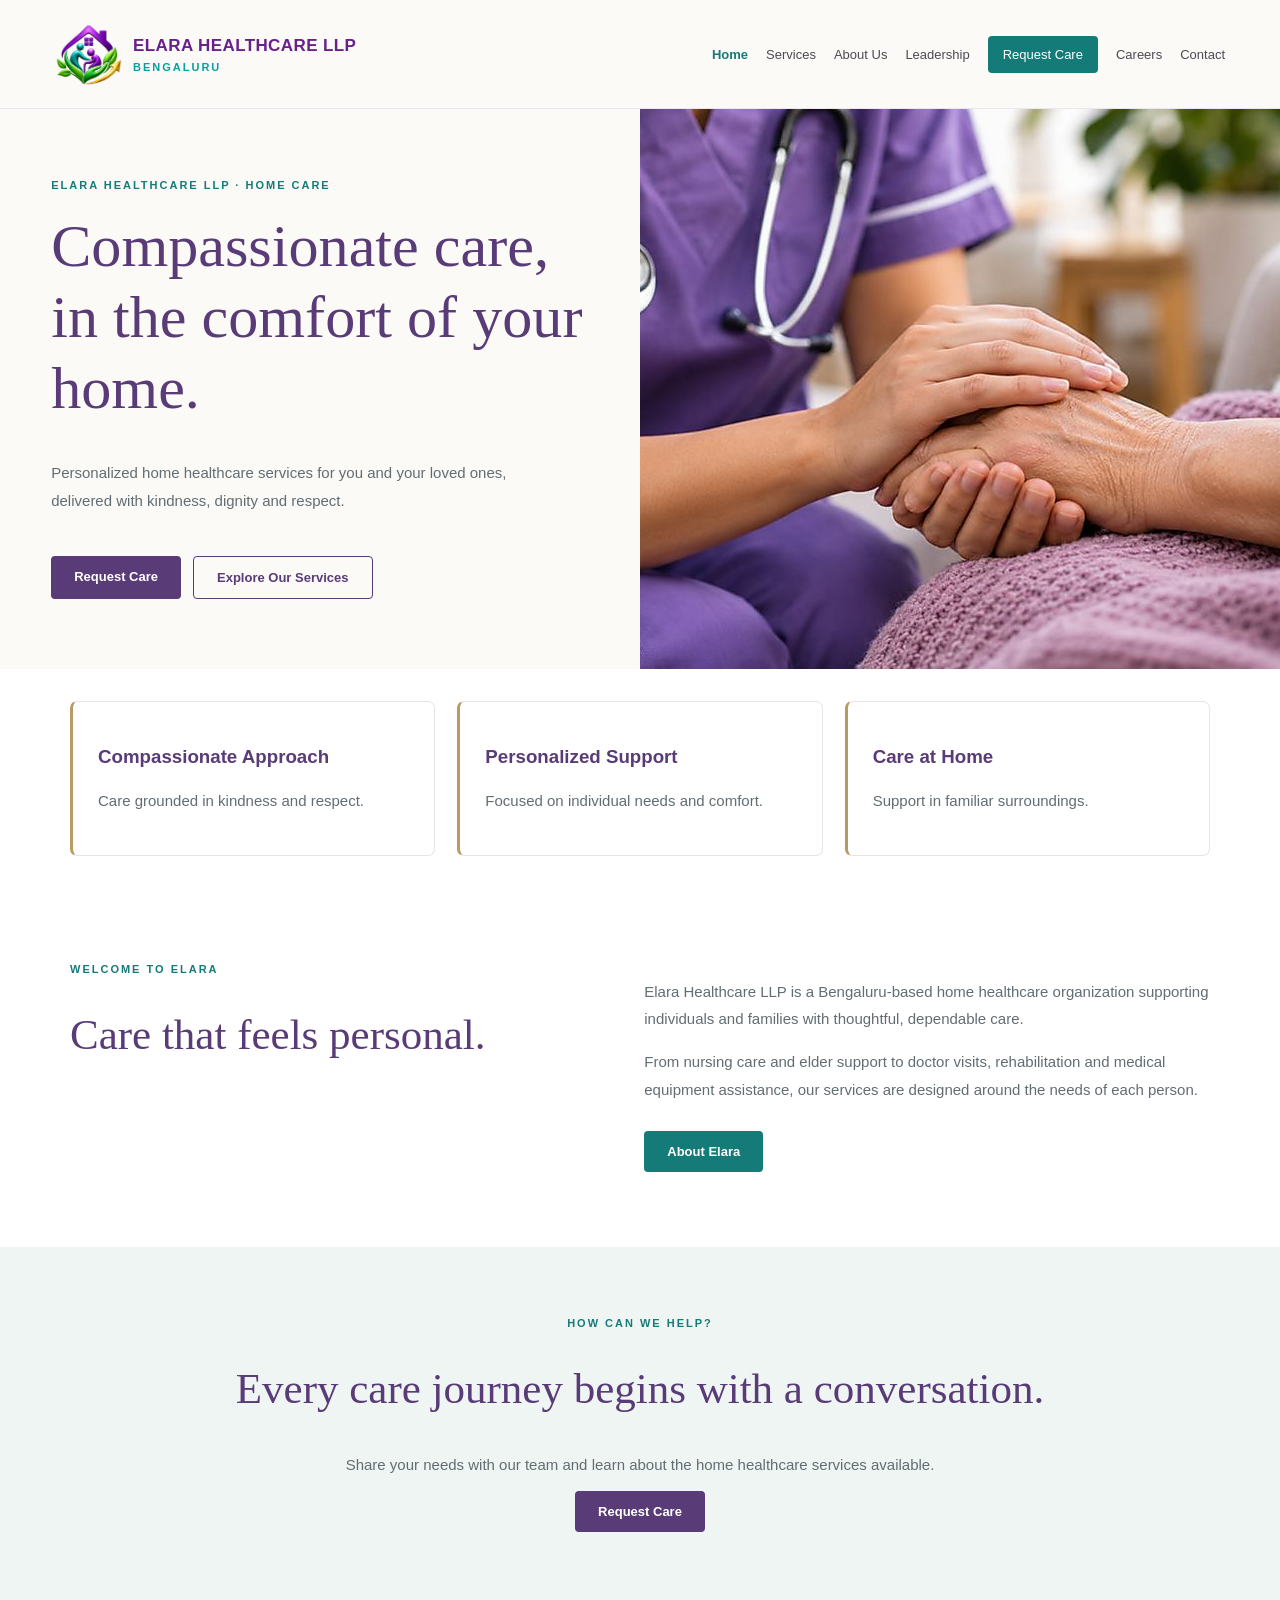
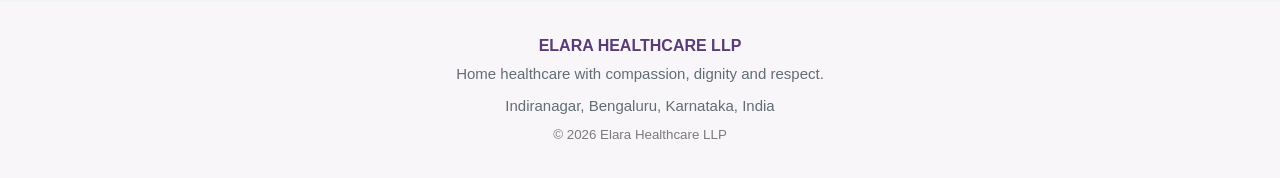
<file: index.html>
<!DOCTYPE html>
<html lang="en">
<head>
    <meta charset="UTF-8">
    <meta name="viewport" content="width=device-width, initial-scale=1.0">

    <title>Home | Elara Healthcare LLP</title>

    <meta name="description" content="Elara Healthcare LLP offers compassionate home healthcare services in Bengaluru.">

    <link rel="stylesheet" href="style.css">

    <link rel="icon" type="image/png" href="Supportive%20Home%20Care%20Emblem.png">

    <style>
        .nav .brand {
            display: flex;
            align-items: center;
            gap: 10px;
            text-decoration: none;
            flex-shrink: 0;
        }

        .nav .brand-logo {
            width: 68px;
            height: 68px;
            object-fit: contain;
            background: transparent;
            border: none;
            border-radius: 0;
            box-shadow: none;
            padding: 0;
        }

        .brand-text {
            display: flex;
            flex-direction: column;
            justify-content: center;
        }

        .brand-name {
            font-size: 17px;
            font-weight: 800;
            color: #68208c;
            letter-spacing: 0.4px;
            white-space: nowrap;
            line-height: 1.3;
        }

        .brand-location {
            font-size: 11px;
            font-weight: 600;
            color: #079f9f;
            letter-spacing: 2px;
            margin-top: 4px;
        }

        @media (max-width: 768px) {
            .nav .brand-logo {
                width: 52px;
                height: 52px;
            }

            .brand-name {
                font-size: 14px;
            }

            .brand-location {
                font-size: 10px;
            }

            .nav .brand {
                gap: 8px;
            }
        }
    </style>
</head>

<body>

<header>
    <nav class="nav">

        <a class="brand" href="index.html">

            <img
                class="brand-logo"
                src="Supportive%20Home%20Care%20Emblem.png"
                alt="Elara Healthcare LLP Logo"
            >

            <div class="brand-text">
                <span class="brand-name">
                    ELARA HEALTHCARE LLP
                </span>

                <span class="brand-location">
                    BENGALURU
                </span>
            </div>

        </a>

        <div class="links">
            <a class="active" href="index.html">Home</a>
            <a href="services.html">Services</a>
            <a href="about.html">About Us</a>
            <a href="leadership.html">Leadership</a>
            <a class="action" href="request-care.html">Request Care</a>
            <a href="careers.html">Careers</a>
            <a href="contact.html">Contact</a>
        </div>

    </nav>
</header>

<main>

    <section class="hero">

        <div class="hero-copy">

            <div class="eyebrow">
                ELARA HEALTHCARE LLP · HOME CARE
            </div>

            <h1>
                Compassionate care, in the comfort of your home.
            </h1>

            <p>
                Personalized home healthcare services for you
                and your loved ones, delivered with kindness,
                dignity and respect.
            </p>

            <div class="buttons">

                <a class="button" href="request-care.html">
                    Request Care
                </a>

                <a class="button outline" href="services.html">
                    Explore Our Services
                </a>

            </div>

        </div>

        <div class="hero-image">

            <img
                src="Elara_Nurse_Photo_Sharpened.jpg"
                alt="Compassionate home healthcare by Elara Healthcare LLP"
            >

        </div>

    </section>

    <section class="values">

        <div class="wrap grid">

            <div class="tile">
                <h3>Compassionate Approach</h3>
                <p>Care grounded in kindness and respect.</p>
            </div>

            <div class="tile">
                <h3>Personalized Support</h3>
                <p>Focused on individual needs and comfort.</p>
            </div>

            <div class="tile">
                <h3>Care at Home</h3>
                <p>Support in familiar surroundings.</p>
            </div>

        </div>

    </section>

    <section class="section">

        <div class="wrap split">

            <div>

                <div class="eyebrow">
                    WELCOME TO ELARA
                </div>

                <h2>Care that feels personal.</h2>

            </div>

            <div>

                <p>
                    Elara Healthcare LLP is a Bengaluru-based
                    home healthcare organization supporting
                    individuals and families with thoughtful,
                    dependable care.
                </p>

                <p>
                    From nursing care and elder support to
                    doctor visits, rehabilitation and medical
                    equipment assistance, our services are
                    designed around the needs of each person.
                </p>

                <a class="button alt" href="about.html">
                    About Elara
                </a>

            </div>

        </div>

    </section>

    <section class="cta">

        <div class="eyebrow">
            HOW CAN WE HELP?
        </div>

        <h2>
            Every care journey begins with a conversation.
        </h2>

        <p>
            Share your needs with our team and learn about
            the home healthcare services available.
        </p>

        <a class="button" href="request-care.html">
            Request Care
        </a>

    </section>

</main>

<footer>

    <div class="wrap">

        <strong>ELARA HEALTHCARE LLP</strong>

        <p>
            Home healthcare with compassion, dignity and respect.
        </p>

        <p>
            Indiranagar, Bengaluru, Karnataka, India
        </p>

        <small>
            &copy; 2026 Elara Healthcare LLP
        </small>

    </div>

</footer>

</body>
</html>
</file>
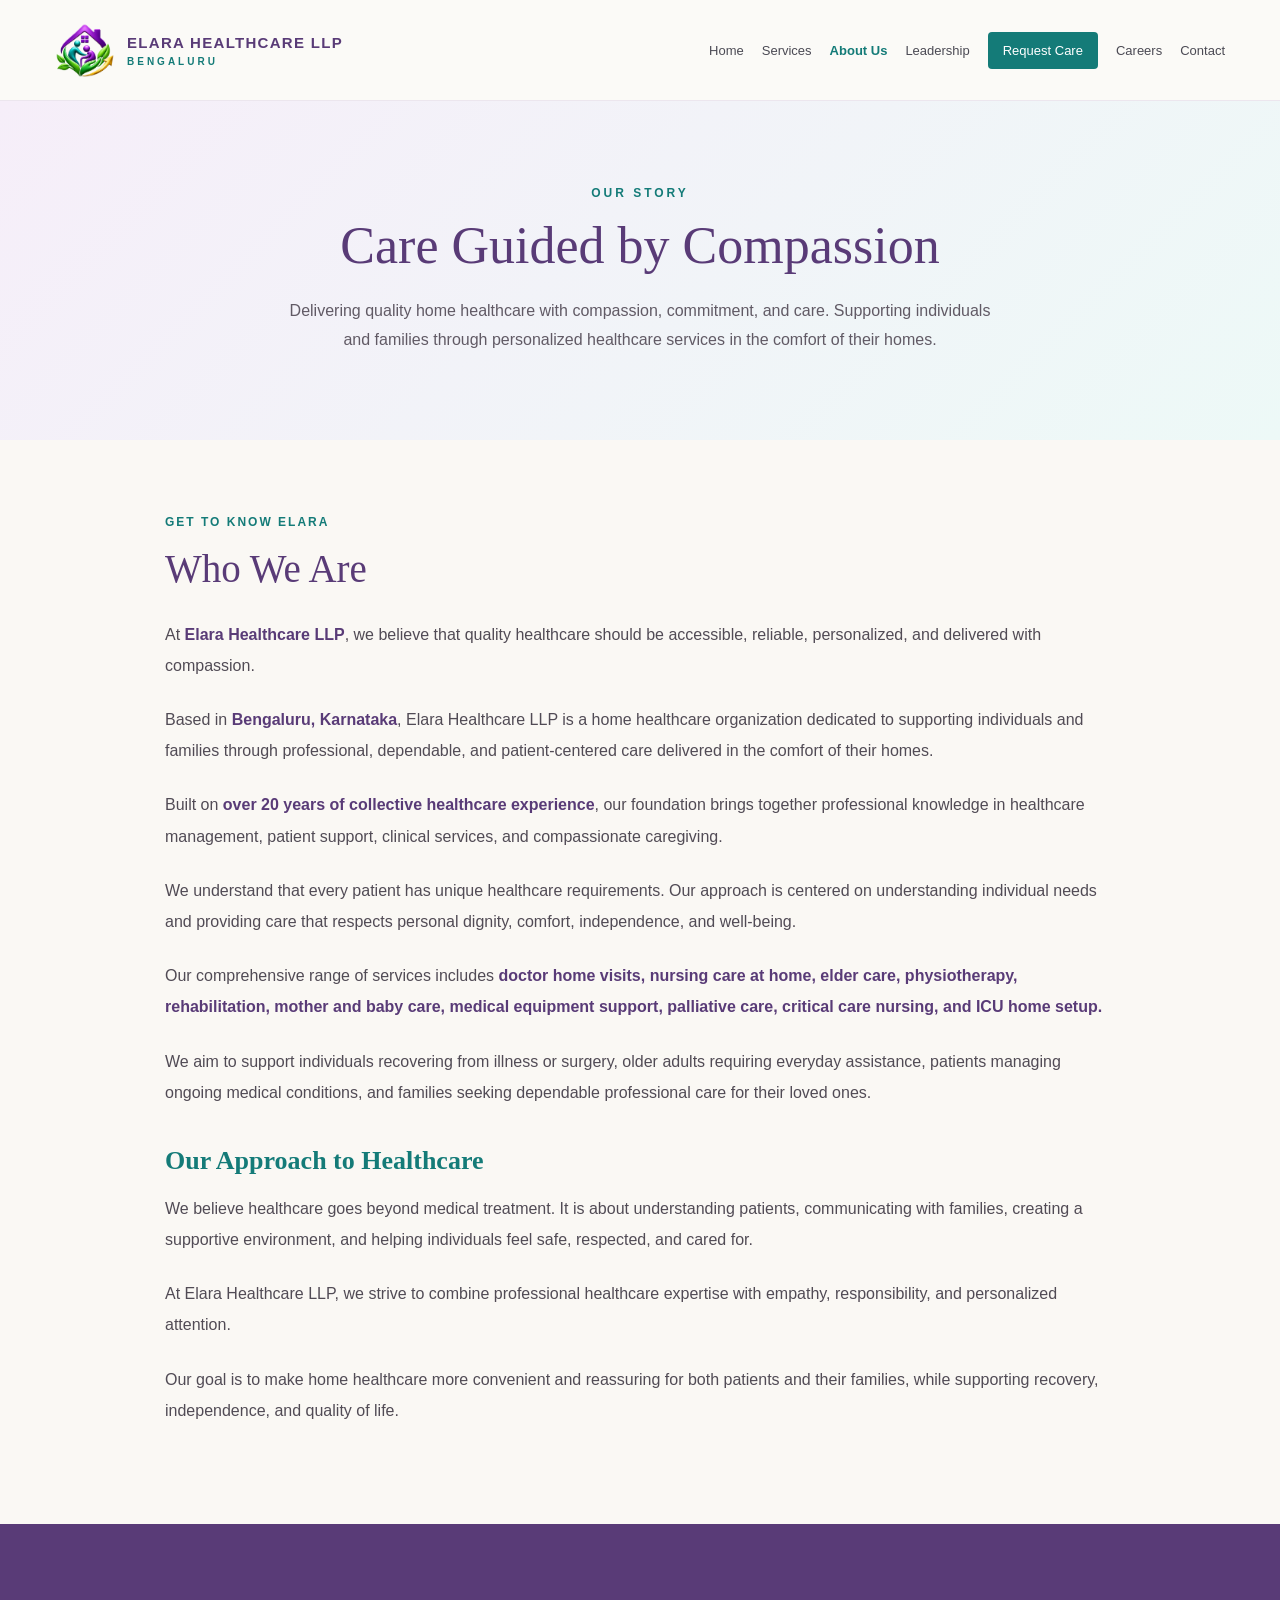
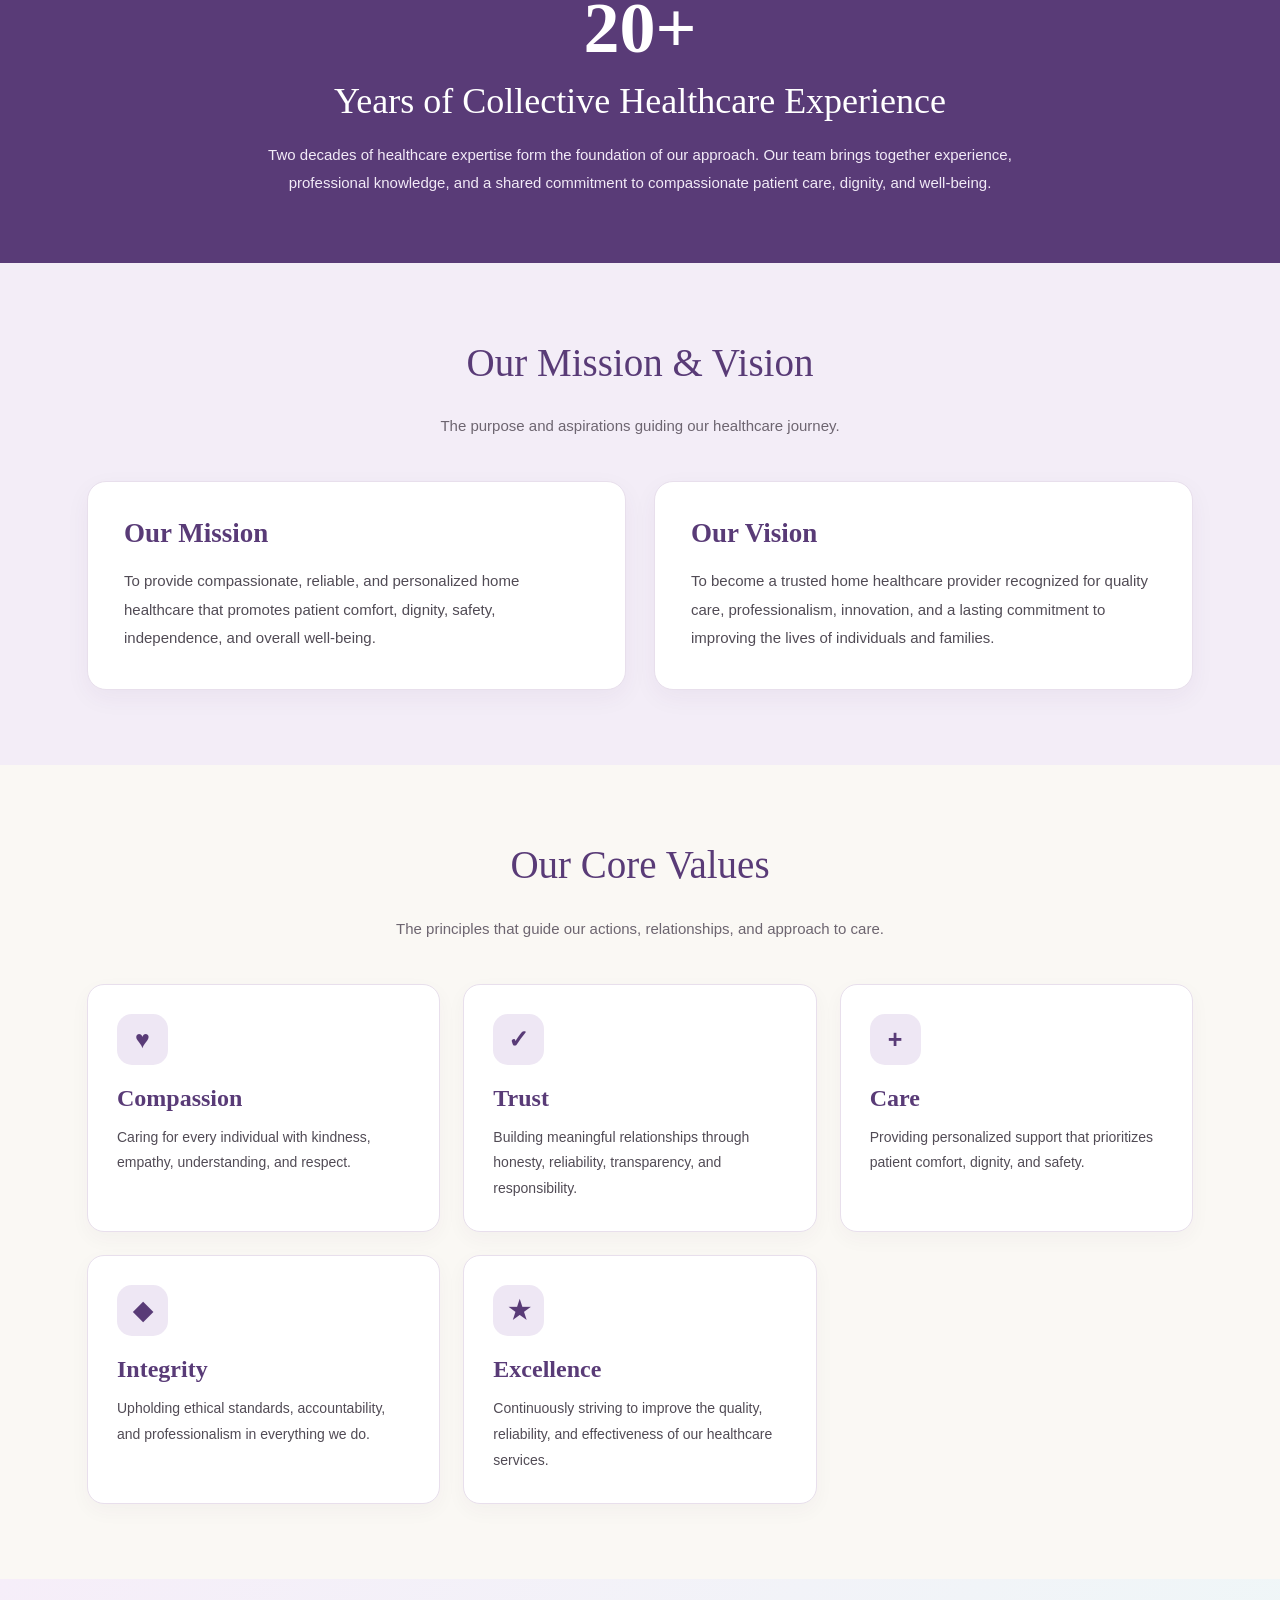
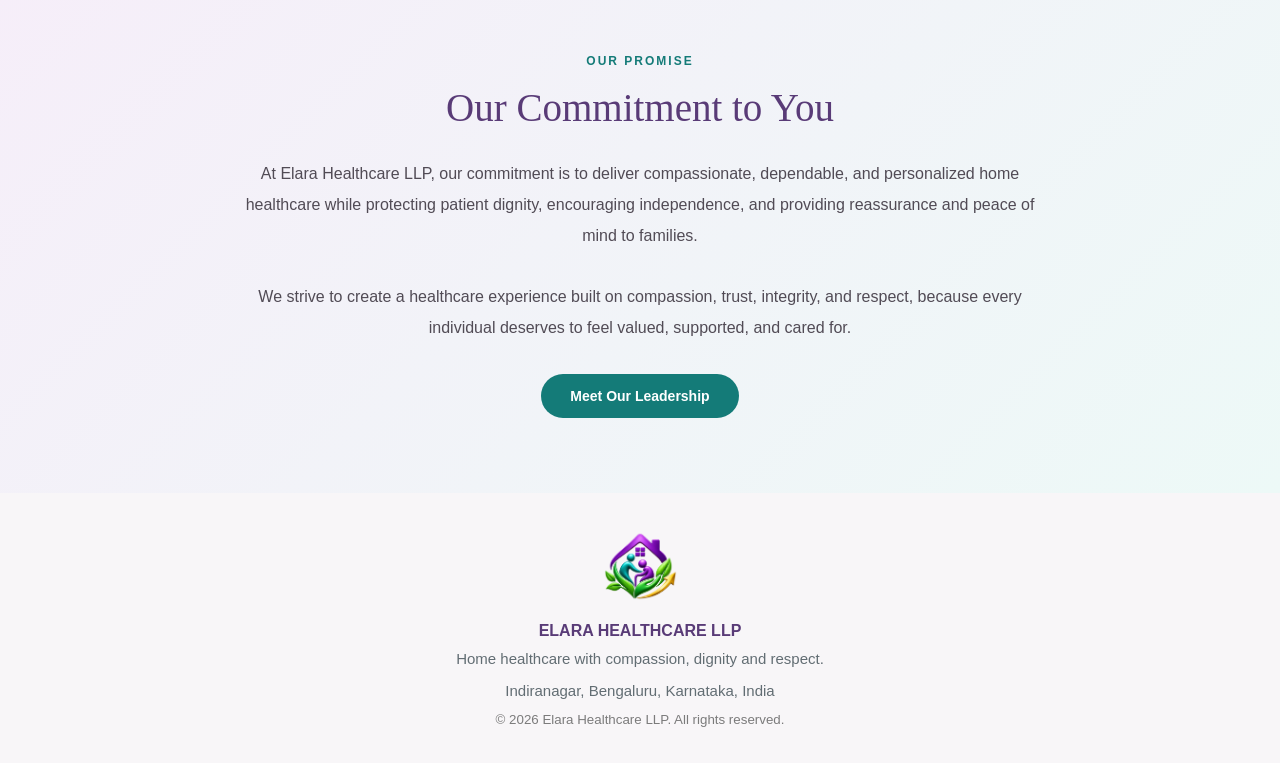
<file: about.html>
<!DOCTYPE html>
<html lang="en">
<head>

<meta charset="UTF-8">
<meta name="viewport" content="width=device-width, initial-scale=1.0">

<title>About Us | Elara Healthcare LLP</title>

<meta name="description"
content="Discover Elara Healthcare LLP, our collective healthcare experience, mission, vision, values and compassionate approach to home healthcare in Bengaluru.">

<link rel="stylesheet" href="style.css">

<link rel="icon" type="image/png" href="Supportive%20Home%20Care%20Emblem.png">

<style>

:root {
  --purple: #593b77;
  --teal: #147b78;
  --cream: #faf8f4;
  --lavender: #f3edf7;
  --text: #514b55;
  --border: #e8dfec;
}

* {
  box-sizing: border-box;
}

body {
  margin: 0;
}

/* HEADER BRANDING */

.brand {
  display: flex;
  align-items: center;
  gap: 12px;
  text-decoration: none;
}

.brand-logo {
  width: 60px;
  height: 60px;
  object-fit: contain;
  flex-shrink: 0;
  background: transparent;
  border: none;
  box-shadow: none;
}

.brand-text {
  display: flex;
  flex-direction: column;
  color: #593b77;
  font-size: 15px;
  font-weight: 600;
  letter-spacing: 1.3px;
  white-space: nowrap;
}

.brand-text small {
  display: block;
  color: #147b78;
  font-size: 10px;
  letter-spacing: 3px;
  margin-top: 5px;
}

.footer-logo {
  width: 75px;
  height: 75px;
  object-fit: contain;
  margin-bottom: 15px;
  background: transparent;
  border: none;
  box-shadow: none;
}

/* ABOUT PAGE */

.about-page {
  background: var(--cream);
}

/* HERO SECTION */

.about-page .about-hero {
  display: flex;
  flex-direction: column;
  align-items: center;
  justify-content: center;
  width: 100%;
  text-align: center;
  padding: 85px 22px;
  background: linear-gradient(
    135deg,
    #f6eef9,
    #edf9f7
  );
}

.about-hero .eyebrow {
  color: var(--teal);
  text-transform: uppercase;
  letter-spacing: 3px;
  font-size: 12px;
  font-weight: 700;
  margin-bottom: 15px;
}

.about-hero h1 {
  font-family: Georgia, serif;
  font-size: clamp(34px, 5vw, 52px);
  line-height: 1.2;
  color: var(--purple);
  margin: 0 0 20px;
  text-align: center;
}

.about-hero p {
  max-width: 720px;
  margin: auto;
  color: #615a65;
  font-size: 16px;
  line-height: 1.8;
  text-align: center;
}

/* ABOUT CONTENT */

.about-container {
  max-width: 1150px;
  margin: auto;
  padding: 75px 22px;
}

.about-heading {
  font-family: Georgia, serif;
  font-size: clamp(29px, 4vw, 39px);
  color: var(--purple);
  margin: 0 0 24px;
  line-height: 1.3;
}

.about-intro {
  max-width: 950px;
  margin: auto;
}

.about-intro p {
  color: var(--text);
  font-size: 16px;
  line-height: 1.95;
  margin: 0 0 23px;
}

.about-intro strong {
  color: var(--purple);
}

.about-subheading {
  font-family: Georgia, serif;
  color: var(--teal);
  font-size: 26px;
  margin: 38px 0 17px;
}

.about-kicker {
  color: var(--teal);
  font-size: 12px;
  font-weight: 700;
  text-transform: uppercase;
  letter-spacing: 2px;
  margin-bottom: 15px;
}

/* EXPERIENCE SECTION */

.experience-section {
  background: var(--purple);
  text-align: center;
  padding: 65px 22px;
  color: white;
}

.experience-number {
  font-family: Georgia, serif;
  font-size: clamp(48px, 7vw, 72px);
  font-weight: 700;
  line-height: 1.1;
  margin-bottom: 12px;
}

.experience-section h2 {
  color: white;
  font-family: Georgia, serif;
  font-size: clamp(25px, 4vw, 36px);
  margin: 0 0 18px;
}

.experience-section p {
  max-width: 760px;
  margin: auto;
  color: #f2eaf7;
  line-height: 1.9;
  font-size: 15px;
}

/* MISSION AND VISION */

.mission-vision-section {
  background: var(--lavender);
}

.mission-vision-grid {
  display: grid;
  grid-template-columns: repeat(2, minmax(0, 1fr));
  gap: 28px;
}

.about-card {
  background: white;
  border: 1px solid var(--border);
  border-radius: 19px;
  padding: 36px;
  box-shadow: 0 8px 24px rgba(69,43,89,.05);
}

.about-card h3 {
  font-family: Georgia, serif;
  font-size: 27px;
  color: var(--purple);
  margin: 0 0 18px;
}

.about-card p {
  color: var(--text);
  font-size: 15px;
  line-height: 1.9;
  margin: 0;
}

.about-page .section-heading {
  text-align: center;
  margin-bottom: 42px;
}

.about-page .section-heading p {
  color: #6d6570;
  line-height: 1.8;
  margin: 0;
}

/* CORE VALUES */

.values-grid {
  display: grid;
  grid-template-columns: repeat(3, minmax(0, 1fr));
  gap: 23px;
}

.value-card {
  background: white;
  border: 1px solid var(--border);
  border-radius: 17px;
  padding: 29px;
  box-shadow: 0 7px 20px rgba(69,43,89,.04);
  transition: transform .2s, box-shadow .2s;
}

.value-card:hover {
  transform: translateY(-4px);
  box-shadow: 0 12px 25px rgba(69,43,89,.09);
}

.value-icon {
  width: 51px;
  height: 51px;
  border-radius: 15px;
  display: flex;
  justify-content: center;
  align-items: center;
  background: #eee7f4;
  color: var(--purple);
  font-size: 25px;
  font-weight: bold;
  margin-bottom: 20px;
}

.value-card h3 {
  font-family: Georgia, serif;
  font-size: 24px;
  color: var(--purple);
  margin: 0 0 13px;
}

.value-card p {
  color: var(--text);
  font-size: 14px;
  line-height: 1.85;
  margin: 0;
}

/* COMMITMENT SECTION */

.commitment-section {
  background: linear-gradient(
    135deg,
    #f6eef9,
    #edf9f7
  );
  text-align: center;
}

.commitment-section p {
  max-width: 820px;
  margin: 0 auto 30px;
  font-size: 16px;
  color: var(--text);
  line-height: 1.95;
}

/* LEADERSHIP BUTTON */

.about-btn {
  display: inline-block;
  background: var(--teal);
  color: white;
  padding: 14px 29px;
  border-radius: 30px;
  text-decoration: none;
  font-weight: 700;
  font-size: 14px;
  transition: background .2s;
}

.about-btn:hover {
  background: var(--purple);
}

.about-btn:focus-visible {
  outline: 3px solid var(--purple);
  outline-offset: 3px;
}

/* TABLET */

@media (max-width: 800px) {

  .values-grid {
    grid-template-columns: repeat(2, minmax(0, 1fr));
  }

}

/* RESPONSIVE BRANDING */

@media (max-width: 768px) {

  .brand-logo {
    width: 45px;
    height: 45px;
  }

  .brand-text {
    font-size: 12px;
    letter-spacing: 0.8px;
  }

  .brand-text small {
    font-size: 9px;
    letter-spacing: 2px;
  }

  .brand {
    gap: 8px;
  }

}

/* MOBILE */

@media (max-width: 600px) {

  .mission-vision-grid,
  .values-grid {
    grid-template-columns: 1fr;
  }

  .about-container {
    padding: 50px 20px;
  }

  .about-page .about-hero {
    padding: 60px 20px;
  }

  .about-card {
    padding: 28px;
  }

}

</style>

</head>

<body>

<!-- HEADER -->

<header>

  <nav class="nav">

    <a class="brand" href="index.html">

      <img
        src="Supportive%20Home%20Care%20Emblem.png"
        alt="Elara Healthcare LLP Logo"
        class="brand-logo">

      <span class="brand-text">

        ELARA HEALTHCARE LLP

        <small>BENGALURU</small>

      </span>

    </a>

    <div class="links">

      <a href="index.html">Home</a>

      <a href="services.html">Services</a>

      <a class="active" href="about.html">About Us</a>

      <a href="leadership.html">Leadership</a>

      <a class="action" href="request-care.html">Request Care</a>

      <a href="careers.html">Careers</a>

      <a href="contact.html">Contact</a>

    </div>

  </nav>

</header>

<main class="about-page">

<!-- HERO SECTION -->

<section class="about-hero">

  <div class="eyebrow">
    Our Story
  </div>

  <h1>Care Guided by Compassion</h1>

  <p>
    Delivering quality home healthcare with
    compassion, commitment, and care.
    Supporting individuals and families
    through personalized healthcare services
    in the comfort of their homes.
  </p>

</section>

<!-- WHO WE ARE -->

<section class="about-container">

  <div class="about-intro">

    <div class="about-kicker">
      Get to Know Elara
    </div>

    <h2 class="about-heading">
      Who We Are
    </h2>

    <p>
      At <strong>Elara Healthcare LLP</strong>,
      we believe that quality healthcare should
      be accessible, reliable, personalized,
      and delivered with compassion.
    </p>

    <p>
      Based in <strong>Bengaluru, Karnataka</strong>,
      Elara Healthcare LLP is a home healthcare
      organization dedicated to supporting
      individuals and families through professional,
      dependable, and patient-centered care
      delivered in the comfort of their homes.
    </p>

    <p>
      Built on <strong>over 20 years of collective
      healthcare experience</strong>, our foundation
      brings together professional knowledge
      in healthcare management, patient support,
      clinical services, and compassionate caregiving.
    </p>

    <p>
      We understand that every patient has
      unique healthcare requirements.
      Our approach is centered on understanding
      individual needs and providing care
      that respects personal dignity,
      comfort, independence, and well-being.
    </p>

    <p>
      Our comprehensive range of services includes
      <strong>
        doctor home visits, nursing care at home,
        elder care, physiotherapy, rehabilitation,
        mother and baby care, medical equipment support,
        palliative care, critical care nursing,
        and ICU home setup.
      </strong>
    </p>

    <p>
      We aim to support individuals recovering
      from illness or surgery, older adults
      requiring everyday assistance, patients
      managing ongoing medical conditions,
      and families seeking dependable
      professional care for their loved ones.
    </p>

    <h3 class="about-subheading">

      Our Approach to Healthcare

    </h3>

    <p>
      We believe healthcare goes beyond
      medical treatment. It is about understanding
      patients, communicating with families,
      creating a supportive environment,
      and helping individuals feel safe,
      respected, and cared for.
    </p>

    <p>
      At Elara Healthcare LLP, we strive
      to combine professional healthcare
      expertise with empathy, responsibility,
      and personalized attention.
    </p>

    <p>
      Our goal is to make home healthcare
      more convenient and reassuring
      for both patients and their families,
      while supporting recovery,
      independence, and quality of life.
    </p>

  </div>

</section>

<!-- EXPERIENCE -->

<section class="experience-section">

  <div class="experience-number">
    20+
  </div>

  <h2>
    Years of Collective Healthcare Experience
  </h2>

  <p>
    Two decades of healthcare expertise
    form the foundation of our approach.
    Our team brings together experience,
    professional knowledge, and a shared
    commitment to compassionate patient care,
    dignity, and well-being.
  </p>

</section>

<!-- MISSION AND VISION -->

<section class="mission-vision-section">

  <div class="about-container">

    <div class="section-heading">

      <h2 class="about-heading">
        Our Mission &amp; Vision
      </h2>

      <p>
        The purpose and aspirations guiding
        our healthcare journey.
      </p>

    </div>

    <div class="mission-vision-grid">

      <!-- MISSION -->

      <article class="about-card">

        <h3>Our Mission</h3>

        <p>
          To provide compassionate,
          reliable, and personalized
          home healthcare that promotes
          patient comfort, dignity,
          safety, independence,
          and overall well-being.
        </p>

      </article>

      <!-- VISION -->

      <article class="about-card">

        <h3>Our Vision</h3>

        <p>
          To become a trusted home healthcare
          provider recognized for quality care,
          professionalism, innovation,
          and a lasting commitment
          to improving the lives
          of individuals and families.
        </p>

      </article>

    </div>

  </div>

</section>

<!-- CORE VALUES -->

<section class="about-container">

  <div class="section-heading">

    <h2 class="about-heading">

      Our Core Values

    </h2>

    <p>
      The principles that guide our actions,
      relationships, and approach to care.
    </p>

  </div>

  <div class="values-grid">

    <!-- COMPASSION -->

    <article class="value-card">

      <div class="value-icon">♥</div>

      <h3>Compassion</h3>

      <p>
        Caring for every individual
        with kindness, empathy,
        understanding, and respect.
      </p>

    </article>

    <!-- TRUST -->

    <article class="value-card">

      <div class="value-icon">✓</div>

      <h3>Trust</h3>

      <p>
        Building meaningful relationships
        through honesty, reliability,
        transparency, and responsibility.
      </p>

    </article>

    <!-- CARE -->

    <article class="value-card">

      <div class="value-icon">+</div>

      <h3>Care</h3>

      <p>
        Providing personalized support
        that prioritizes patient
        comfort, dignity, and safety.
      </p>

    </article>

    <!-- INTEGRITY -->

    <article class="value-card">

      <div class="value-icon">◆</div>

      <h3>Integrity</h3>

      <p>
        Upholding ethical standards,
        accountability, and professionalism
        in everything we do.
      </p>

    </article>

    <!-- EXCELLENCE -->

    <article class="value-card">

      <div class="value-icon">★</div>

      <h3>Excellence</h3>

      <p>
        Continuously striving to improve
        the quality, reliability,
        and effectiveness of our
        healthcare services.
      </p>

    </article>

  </div>

</section>

<!-- COMMITMENT -->

<section class="commitment-section">

  <div class="about-container">

    <div class="about-kicker">

      Our Promise

    </div>

    <h2 class="about-heading">

      Our Commitment to You

    </h2>

    <p>
      At Elara Healthcare LLP, our commitment
      is to deliver compassionate, dependable,
      and personalized home healthcare
      while protecting patient dignity,
      encouraging independence,
      and providing reassurance
      and peace of mind to families.
    </p>

    <p>
      We strive to create a healthcare
      experience built on compassion,
      trust, integrity, and respect,
      because every individual deserves
      to feel valued, supported,
      and cared for.
    </p>

    <a
      href="leadership.html"
      class="about-btn">

      Meet Our Leadership

    </a>

  </div>

</section>

</main>

<!-- FOOTER -->

<footer>

  <div class="wrap">

    <img
      src="Supportive%20Home%20Care%20Emblem.png"
      alt="Elara Healthcare LLP Logo"
      class="footer-logo">

    <div>

      <strong>ELARA HEALTHCARE LLP</strong>

    </div>

    <p>
      Home healthcare with compassion,
      dignity and respect.
    </p>

    <p>
      Indiranagar, Bengaluru,
      Karnataka, India
    </p>

    <small>
      © 2026 Elara Healthcare LLP. All rights reserved.
    </small>

  </div>

</footer>

</body>
</html>
</file>
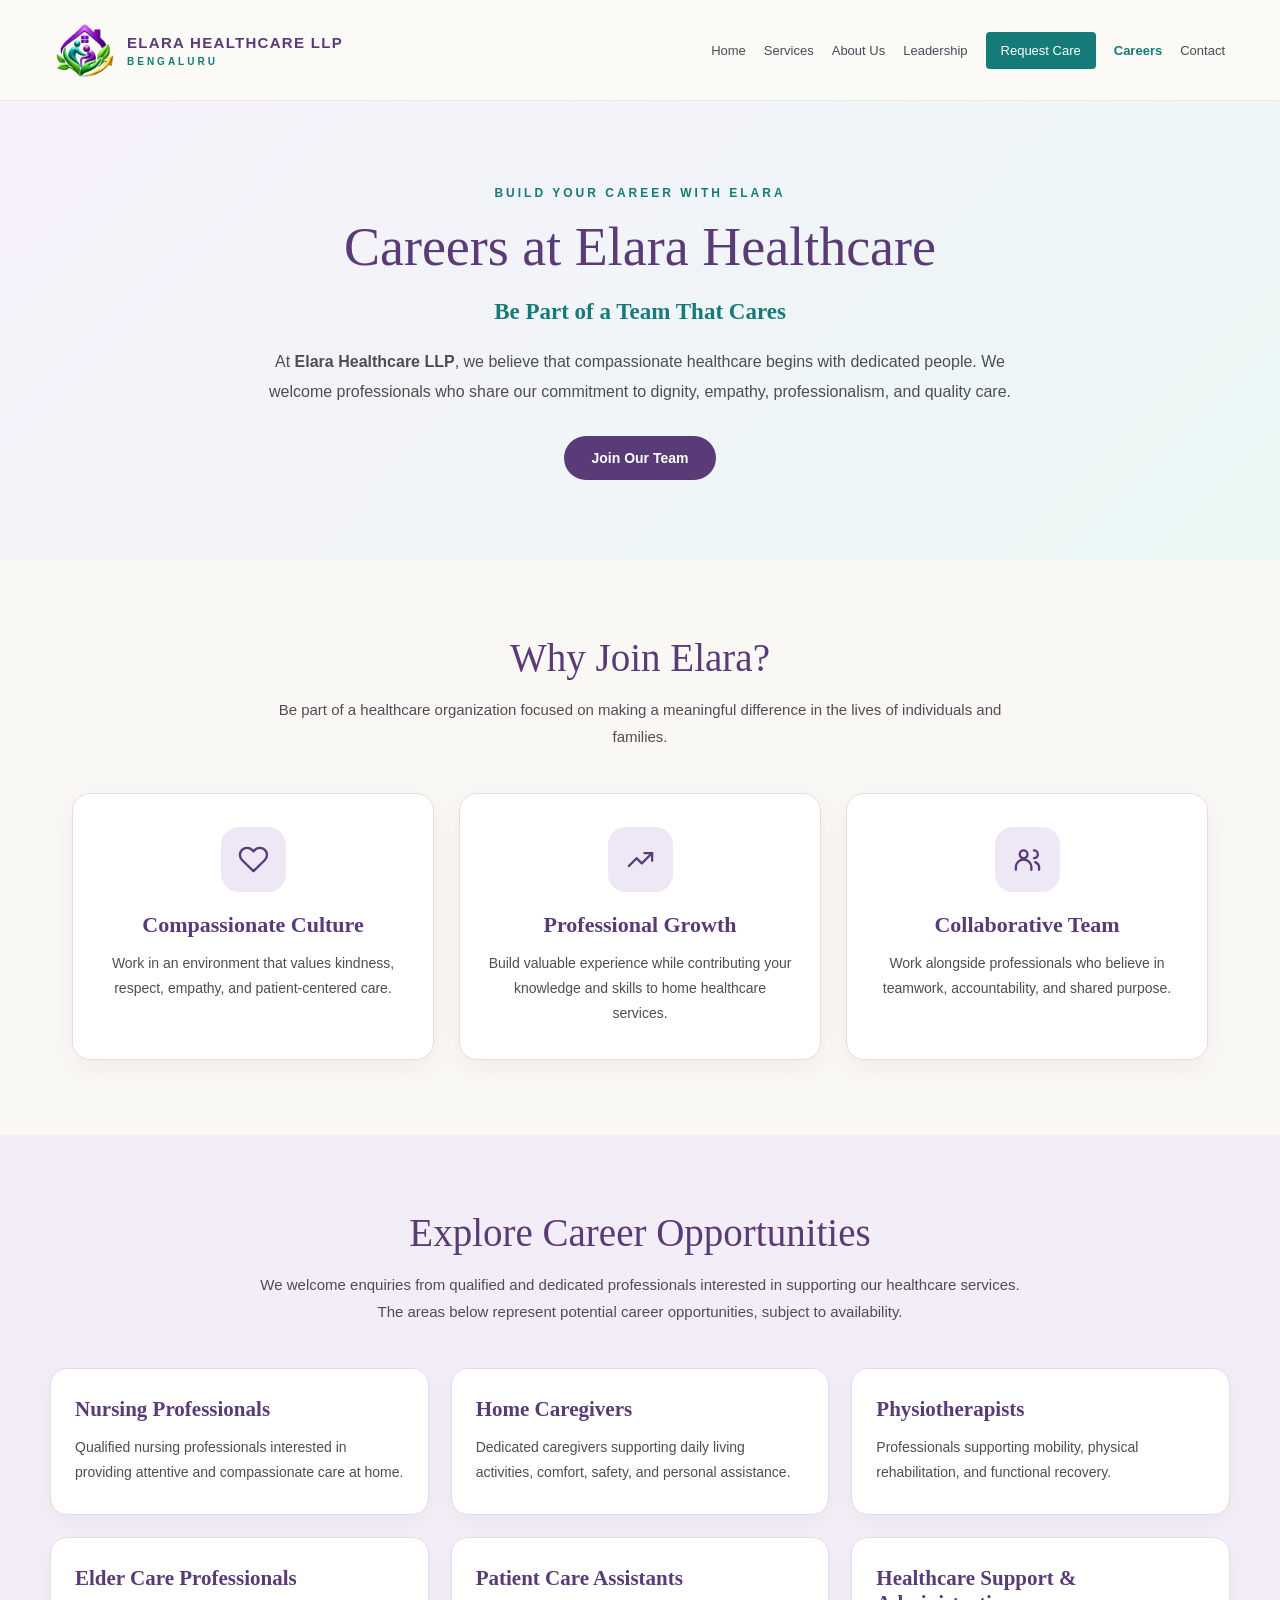
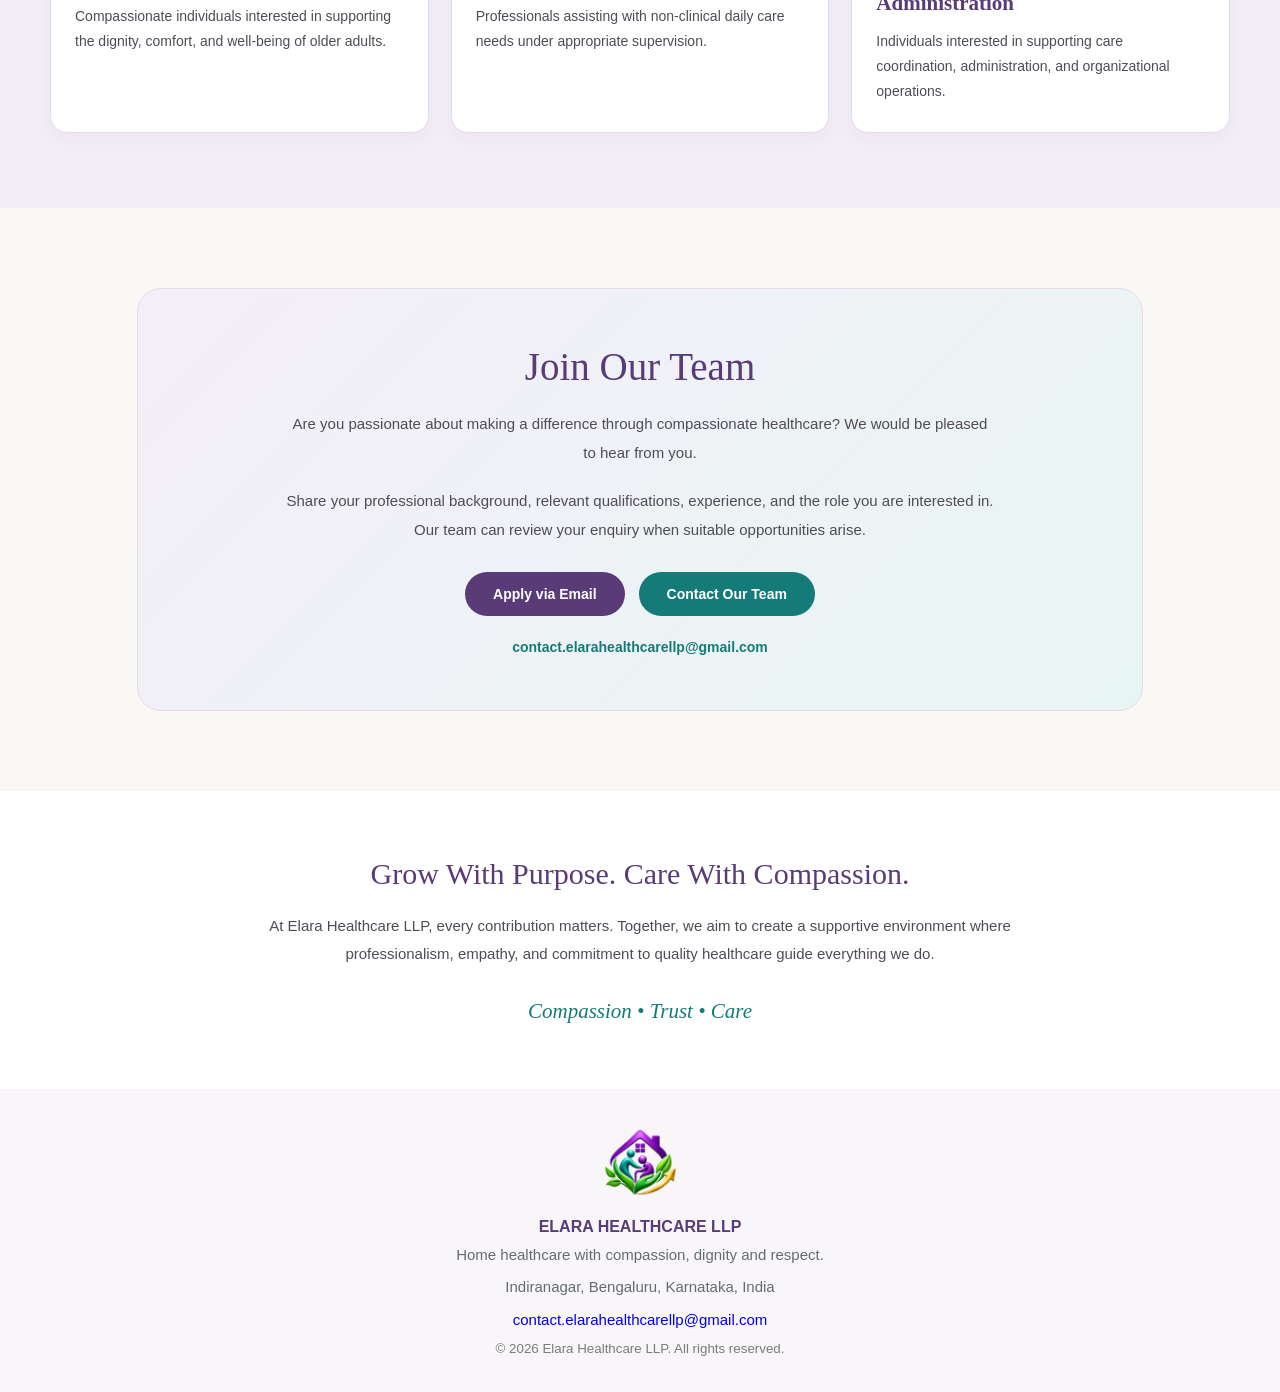
<file: careers.html>
<!DOCTYPE html>
<html lang="en">
<head>

<meta charset="UTF-8">
<meta name="viewport" content="width=device-width, initial-scale=1.0">

<title>Careers | Elara Healthcare LLP</title>

<meta name="description" content="Explore career opportunities at Elara Healthcare LLP in Bengaluru. Join our team of compassionate home healthcare professionals.">

<link rel="stylesheet" href="style.css">

<link rel="icon" type="image/png" href="Supportive%20Home%20Care%20Emblem.png">

<style>

:root {
  --purple:#593b77;
  --teal:#147b78;
  --cream:#faf8f4;
  --lavender:#f2edf6;
  --text:#514b55;
  --border:#e6dbea;
}

* {
  box-sizing:border-box;
}

body {
  margin:0;
}

/* HEADER BRANDING */

.brand {
  display:flex;
  align-items:center;
  gap:12px;
  text-decoration:none;
}

.brand-logo {
  width:60px;
  height:60px;
  object-fit:contain;
  flex-shrink:0;
  background:transparent;
  border:none;
  box-shadow:none;
}

.brand-text {
  display:flex;
  flex-direction:column;
  color:#593b77;
  font-size:15px;
  font-weight:600;
  letter-spacing:1.3px;
  white-space:nowrap;
}

.brand-text small {
  display:block;
  color:#147b78;
  font-size:10px;
  letter-spacing:3px;
  margin-top:5px;
}

.footer-logo {
  width:75px;
  height:75px;
  object-fit:contain;
  margin-bottom:15px;
  background:transparent;
  border:none;
  box-shadow:none;
}

/* CAREERS PAGE */

.careers-page {
  background:var(--cream);
  min-height:100vh;
}

/* HERO */

.careers-page .careers-hero {
  display:flex;
  flex-direction:column;
  align-items:center;
  justify-content:center;
  width:100%;
  text-align:center;
  padding:85px 20px 80px;
  background:linear-gradient(135deg,#f7f1fb,#eaf8f5);
}

.careers-page .eyebrow {
  color:var(--teal);
  font-size:12px;
  font-weight:700;
  letter-spacing:3px;
  text-transform:uppercase;
  margin-bottom:16px;
}

.careers-hero h1 {
  color:var(--purple);
  font-family:Georgia,serif;
  font-size:clamp(36px,5vw,54px);
  margin:0 0 18px;
  text-align:center;
}

.careers-hero h2 {
  color:var(--teal);
  font-size:clamp(18px,3vw,23px);
  margin:0 0 22px;
  font-weight:600;
  text-align:center;
}

.careers-hero p {
  color:var(--text);
  font-size:16px;
  line-height:1.9;
  max-width:760px;
  margin:0 auto 28px;
  text-align:center;
}

.career-button {
  display:inline-block;
  background:var(--purple);
  color:#fff;
  padding:14px 28px;
  border-radius:30px;
  text-decoration:none;
  font-size:14px;
  font-weight:700;
  transition:background .2s;
}

.career-button:hover {
  background:var(--teal);
}

.career-button.teal {
  background:var(--teal);
}

.career-button.teal:hover {
  background:var(--purple);
}

/* COMMON SECTIONS */

.career-section {
  max-width:1180px;
  margin:auto;
  padding:75px 22px;
}

.careers-page .section-heading {
  text-align:center;
  margin-bottom:43px;
}

.careers-page .section-heading h2 {
  color:var(--purple);
  font-family:Georgia,serif;
  font-size:clamp(30px,4vw,39px);
  margin:0 0 15px;
}

.careers-page .section-heading p {
  color:var(--text);
  font-size:15px;
  line-height:1.8;
  max-width:760px;
  margin:auto;
}

/* WHY JOIN US */

.benefits-grid {
  display:grid;
  grid-template-columns:repeat(3,minmax(0,1fr));
  gap:25px;
}

.benefit-card {
  background:#fff;
  padding:33px 27px;
  border:1px solid var(--border);
  border-radius:18px;
  box-shadow:0 8px 25px rgba(69,43,89,.06);
  text-align:center;
}

.benefit-icon {
  width:65px;
  height:65px;
  border-radius:18px;
  margin:0 auto 20px;
  display:flex;
  align-items:center;
  justify-content:center;
  background:#eee7f5;
  color:var(--purple);
}

.benefit-icon svg {
  width:31px;
  height:31px;
  fill:none;
  stroke:currentColor;
  stroke-width:1.8;
  stroke-linecap:round;
  stroke-linejoin:round;
}

.benefit-card h3 {
  font-family:Georgia,serif;
  font-size:22px;
  color:var(--purple);
  margin:0 0 13px;
}

.benefit-card p {
  color:var(--text);
  font-size:14px;
  line-height:1.8;
  margin:0;
}

/* CAREER AREAS */

.roles-section {
  background:var(--lavender);
  padding:75px 22px;
}

.roles-inner {
  max-width:1180px;
  margin:auto;
}

.roles-grid {
  display:grid;
  grid-template-columns:repeat(3,minmax(0,1fr));
  gap:22px;
}

.role-card {
  background:#fff;
  border:1px solid var(--border);
  border-radius:17px;
  padding:28px 24px;
  box-shadow:0 6px 20px rgba(69,43,89,.04);
}

.role-card h3 {
  color:var(--purple);
  font-family:Georgia,serif;
  font-size:21px;
  margin:0 0 13px;
}

.role-card p {
  color:var(--text);
  font-size:14px;
  line-height:1.8;
  margin:0;
}

/* APPLICATION */

.apply-section {
  max-width:1050px;
  margin:auto;
  padding:80px 22px;
}

.apply-card {
  text-align:center;
  background:linear-gradient(135deg,#f4eef8,#e8f6f3);
  border:1px solid var(--border);
  border-radius:24px;
  padding:55px 35px;
}

.apply-card h2 {
  font-family:Georgia,serif;
  color:var(--purple);
  font-size:clamp(30px,4vw,39px);
  margin:0 0 20px;
}

.apply-card p {
  color:var(--text);
  max-width:710px;
  margin:0 auto 20px;
  line-height:1.9;
}

.apply-actions {
  display:flex;
  flex-wrap:wrap;
  justify-content:center;
  gap:14px;
  margin-top:28px;
}

.apply-email {
  display:block;
  color:var(--teal);
  font-size:14px;
  font-weight:600;
  margin-top:23px;
  overflow-wrap:anywhere;
}

/* FINAL MESSAGE */

.final-section {
  background:#fff;
  text-align:center;
  padding:65px 22px;
}

.final-section h2 {
  color:var(--purple);
  font-family:Georgia,serif;
  font-size:30px;
  margin:0 0 20px;
}

.final-section p {
  color:var(--text);
  max-width:750px;
  line-height:1.9;
  margin:0 auto;
}

.final-motto {
  color:var(--teal);
  font-family:Georgia,serif;
  font-size:21px;
  font-style:italic;
  margin-top:30px;
}

/* TABLET */

@media(max-width:850px) {

  .benefits-grid,
  .roles-grid {
    grid-template-columns:repeat(2,minmax(0,1fr));
  }

}

/* RESPONSIVE BRANDING */

@media(max-width:768px) {

  .brand-logo {
    width:45px;
    height:45px;
  }

  .brand-text {
    font-size:12px;
    letter-spacing:.8px;
  }

  .brand-text small {
    font-size:9px;
    letter-spacing:2px;
  }

  .brand {
    gap:8px;
  }

}

/* MOBILE */

@media(max-width:600px) {

  .benefits-grid,
  .roles-grid {
    grid-template-columns:1fr;
  }

  .careers-page .careers-hero {
    padding:60px 20px;
  }

  .career-section,
  .roles-section {
    padding:50px 18px;
  }

  .apply-section {
    padding:55px 18px;
  }

  .apply-card {
    padding:38px 22px;
  }

  .apply-actions {
    flex-direction:column;
    align-items:center;
  }

}

</style>

</head>

<body>

<!-- HEADER -->

<header>

<nav class="nav">

<a class="brand" href="index.html">

  <img
    src="Supportive%20Home%20Care%20Emblem.png"
    alt="Elara Healthcare LLP Logo"
    class="brand-logo">

  <span class="brand-text">

    ELARA HEALTHCARE LLP

    <small>BENGALURU</small>

  </span>

</a>

<div class="links">

  <a href="index.html">Home</a>

  <a href="services.html">Services</a>

  <a href="about.html">About Us</a>

  <a href="leadership.html">Leadership</a>

  <a class="action" href="request-care.html">
    Request Care
  </a>

  <a class="active" href="careers.html">
    Careers
  </a>

  <a href="contact.html">Contact</a>

</div>

</nav>

</header>

<main class="careers-page">

<!-- HERO -->

<section class="careers-hero">

  <div class="eyebrow">
    Build Your Career With Elara
  </div>

  <h1>Careers at Elara Healthcare</h1>

  <h2>
    Be Part of a Team That Cares
  </h2>

  <p>

    At <strong>Elara Healthcare LLP</strong>,
    we believe that compassionate healthcare
    begins with dedicated people.
    We welcome professionals who share
    our commitment to dignity, empathy,
    professionalism, and quality care.

  </p>

  <a class="career-button" href="#join-our-team">

    Join Our Team

  </a>

</section>

<!-- WHY JOIN ELARA -->

<section class="career-section">

  <div class="section-heading">

    <h2>Why Join Elara?</h2>

    <p>

      Be part of a healthcare organization
      focused on making a meaningful difference
      in the lives of individuals and families.

    </p>

  </div>

  <div class="benefits-grid">

    <!-- COMPASSION -->

    <article class="benefit-card">

      <div class="benefit-icon">

        <svg viewBox="0 0 24 24" aria-hidden="true">

          <path d="M20.8 4.6a5.5 5.5 0 0 0-7.8 0L12 5.7l-1.1-1.1a5.5 5.5 0 0 0-7.8 7.8L12 21l8.8-8.6a5.5 5.5 0 0 0 0-7.8z"/>

        </svg>

      </div>

      <h3>Compassionate Culture</h3>

      <p>

        Work in an environment that values
        kindness, respect, empathy,
        and patient-centered care.

      </p>

    </article>

    <!-- PROFESSIONAL DEVELOPMENT -->

    <article class="benefit-card">

      <div class="benefit-icon">

        <svg viewBox="0 0 24 24" aria-hidden="true">

          <path d="M3 17l6-6 4 4 8-8"/>

          <path d="M15 7h6v6"/>

        </svg>

      </div>

      <h3>Professional Growth</h3>

      <p>

        Build valuable experience
        while contributing your knowledge
        and skills to home healthcare services.

      </p>

    </article>

    <!-- TEAMWORK -->

    <article class="benefit-card">

      <div class="benefit-icon">

        <svg viewBox="0 0 24 24" aria-hidden="true">

          <circle cx="9" cy="8" r="3"/>

          <path d="M3 20v-2a6 6 0 0 1 12 0v2"/>

          <path d="M17 5a3 3 0 0 1 0 6"/>

          <path d="M18 14a5 5 0 0 1 3 5v1"/>

        </svg>

      </div>

      <h3>Collaborative Team</h3>

      <p>

        Work alongside professionals
        who believe in teamwork,
        accountability, and shared purpose.

      </p>

    </article>

  </div>

</section>

<!-- CAREER AREAS -->

<section class="roles-section">

<div class="roles-inner">

  <div class="section-heading">

    <h2>Explore Career Opportunities</h2>

    <p>

      We welcome enquiries from qualified
      and dedicated professionals interested
      in supporting our healthcare services.
      The areas below represent potential
      career opportunities, subject to availability.

    </p>

  </div>

  <div class="roles-grid">

    <!-- NURSING PROFESSIONALS -->

    <article class="role-card">

      <h3>Nursing Professionals</h3>

      <p>

        Qualified nursing professionals
        interested in providing attentive
        and compassionate care at home.

      </p>

    </article>

    <!-- HOME CAREGIVERS -->

    <article class="role-card">

      <h3>Home Caregivers</h3>

      <p>

        Dedicated caregivers supporting
        daily living activities, comfort,
        safety, and personal assistance.

      </p>

    </article>

    <!-- PHYSIOTHERAPISTS -->

    <article class="role-card">

      <h3>Physiotherapists</h3>

      <p>

        Professionals supporting mobility,
        physical rehabilitation,
        and functional recovery.

      </p>

    </article>

    <!-- ELDER CARE -->

    <article class="role-card">

      <h3>Elder Care Professionals</h3>

      <p>

        Compassionate individuals interested
        in supporting the dignity,
        comfort, and well-being of older adults.

      </p>

    </article>

    <!-- PATIENT CARE ASSISTANTS -->

    <article class="role-card">

      <h3>Patient Care Assistants</h3>

      <p>

        Professionals assisting with
        non-clinical daily care needs
        under appropriate supervision.

      </p>

    </article>

    <!-- HEALTHCARE ADMINISTRATION -->

    <article class="role-card">

      <h3>Healthcare Support &amp; Administration</h3>

      <p>

        Individuals interested in supporting
        care coordination, administration,
        and organizational operations.

      </p>

    </article>

  </div>

</div>

</section>

<!-- JOIN OUR TEAM -->

<section class="apply-section" id="join-our-team">

  <div class="apply-card">

    <h2>Join Our Team</h2>

    <p>

      Are you passionate about making a difference
      through compassionate healthcare?
      We would be pleased to hear from you.

    </p>

    <p>

      Share your professional background,
      relevant qualifications, experience,
      and the role you are interested in.
      Our team can review your enquiry
      when suitable opportunities arise.

    </p>

    <div class="apply-actions">

      <a
        class="career-button"
        href="mailto:contact.elarahealthcarellp@gmail.com?subject=Career%20Enquiry%20-%20Elara%20Healthcare">

        Apply via Email

      </a>

      <a
        class="career-button teal"
        href="contact.html">

        Contact Our Team

      </a>

    </div>

    <a
      class="apply-email"
      href="mailto:contact.elarahealthcarellp@gmail.com">

      contact.elarahealthcarellp@gmail.com

    </a>

  </div>

</section>

<!-- CLOSING MESSAGE -->

<section class="final-section">

  <h2>Grow With Purpose. Care With Compassion.</h2>

  <p>

    At Elara Healthcare LLP, every contribution
    matters. Together, we aim to create
    a supportive environment where
    professionalism, empathy, and
    commitment to quality healthcare
    guide everything we do.

  </p>

  <div class="final-motto">

    Compassion • Trust • Care

  </div>

</section>

</main>

<!-- FOOTER -->

<footer>

<div class="wrap">

  <img
    src="Supportive%20Home%20Care%20Emblem.png"
    alt="Elara Healthcare LLP Logo"
    class="footer-logo">

  <div>

    <strong>ELARA HEALTHCARE LLP</strong>

  </div>

  <p>

    Home healthcare with compassion,
    dignity and respect.

  </p>

  <p>

    Indiranagar, Bengaluru,
    Karnataka, India

  </p>

  <p>

    <a href="mailto:contact.elarahealthcarellp@gmail.com">

      contact.elarahealthcarellp@gmail.com

    </a>

  </p>

  <small>

    © 2026 Elara Healthcare LLP.
    All rights reserved.

  </small>

</div>

</footer>

</body>
</html>
</file>
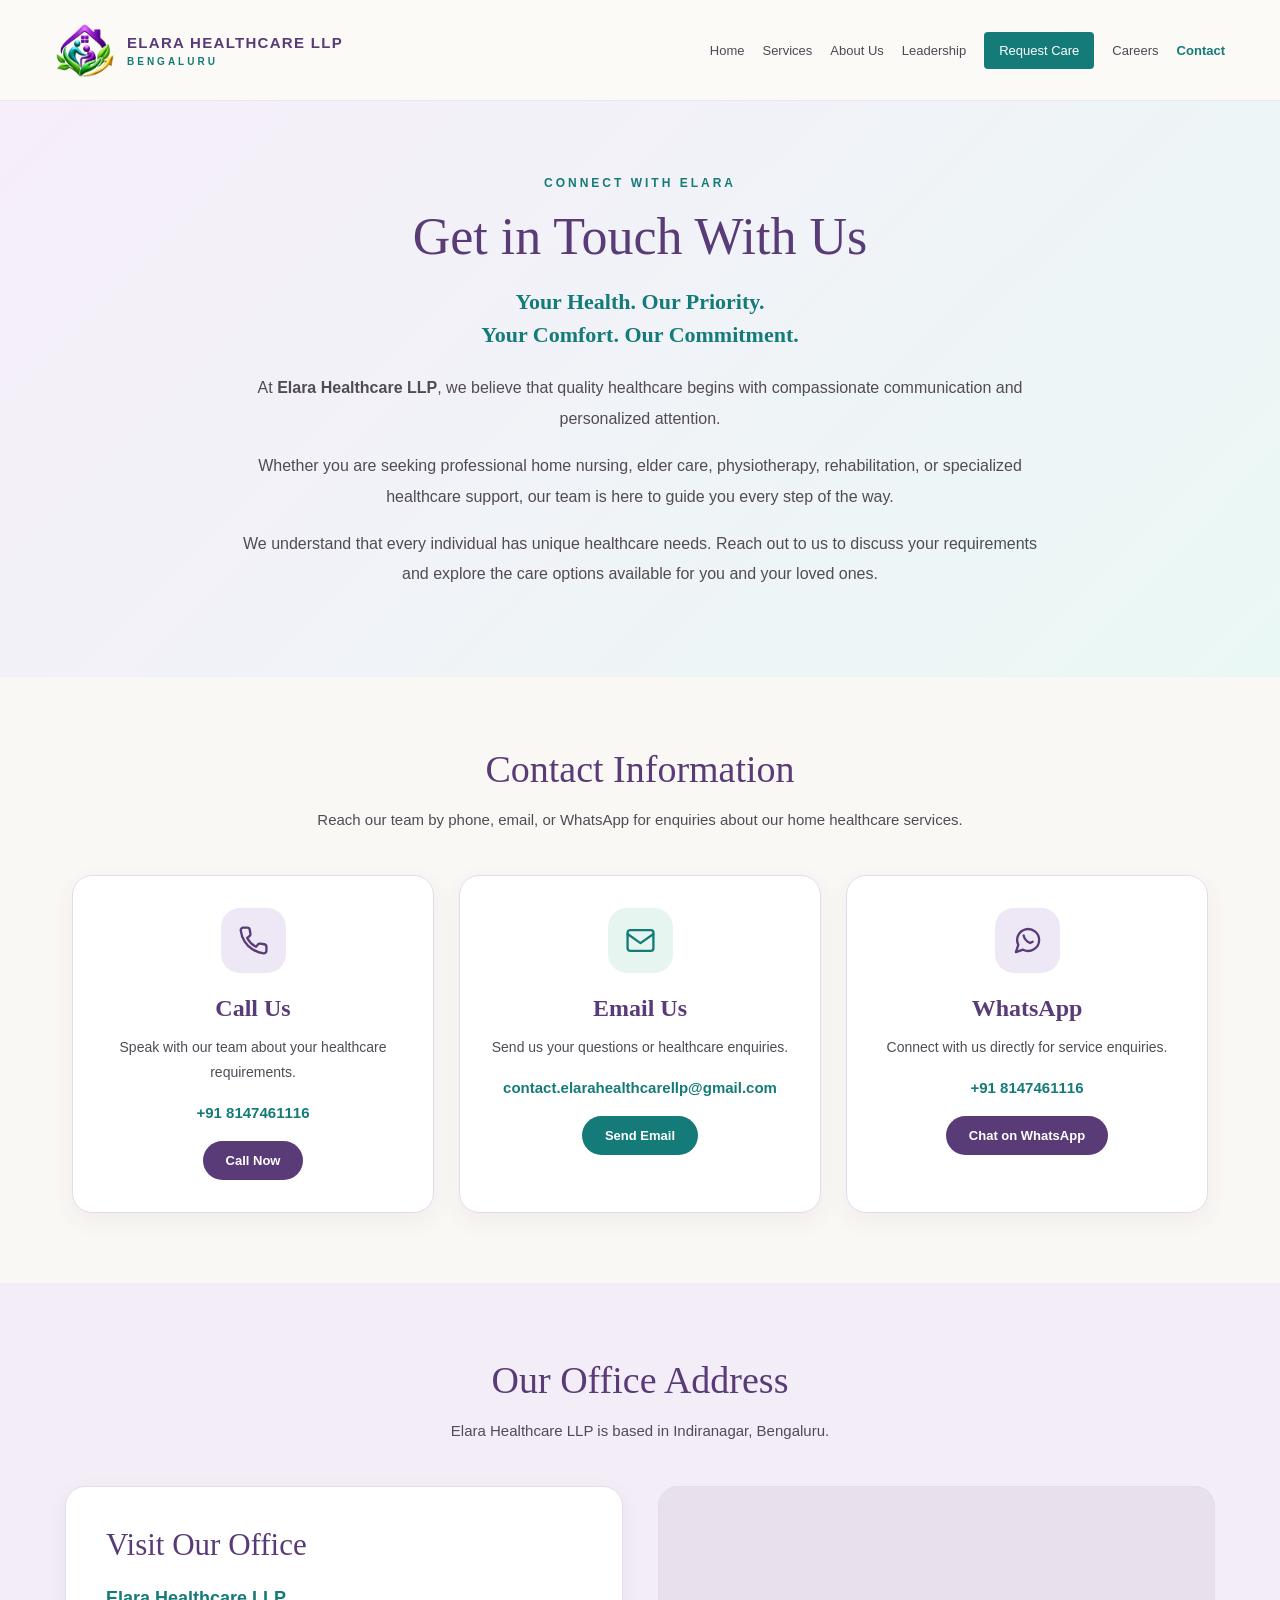
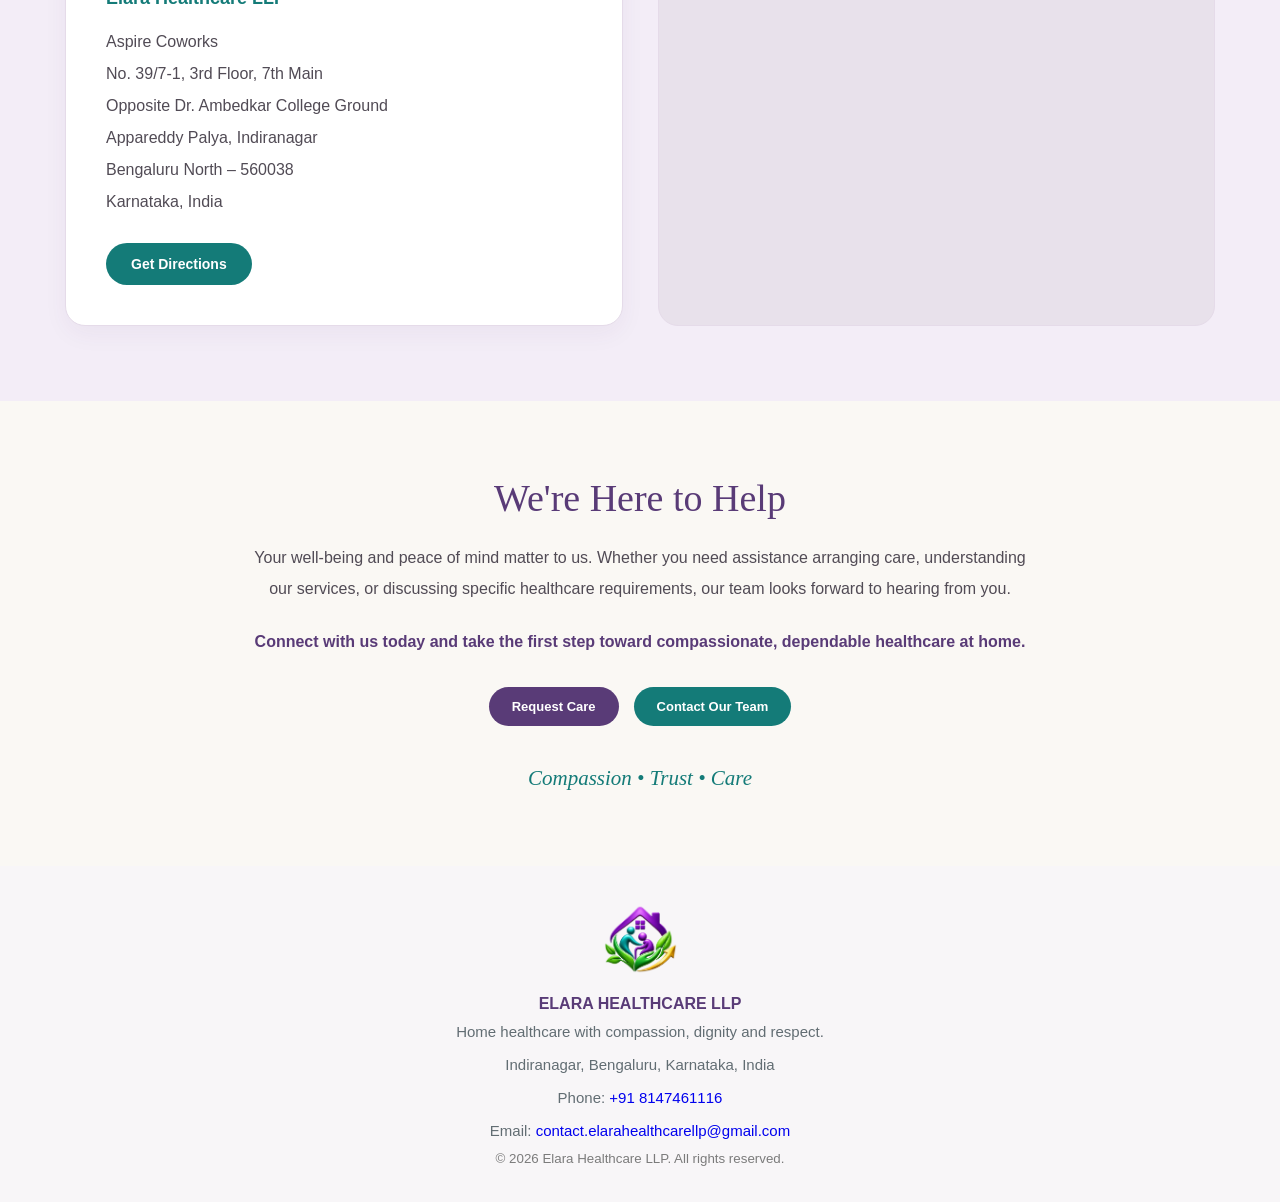
<file: contact.html>
<!DOCTYPE html>
<html lang="en">
<head>

<meta charset="UTF-8">
<meta name="viewport" content="width=device-width, initial-scale=1.0">

<title>Contact Us | Elara Healthcare LLP</title>

<meta name="description" content="Contact Elara Healthcare LLP for home nursing, elder care, physiotherapy, rehabilitation and healthcare support in Bengaluru, Karnataka.">

<link rel="stylesheet" href="style.css">

<link rel="icon" type="image/png" href="Supportive%20Home%20Care%20Emblem.png">

<style>

:root {
  --purple: #593b77;
  --teal: #147b78;
  --cream: #faf8f4;
  --lavender: #f3edf7;
  --text: #514b55;
  --border: #e5dbe9;
}

* {
  box-sizing: border-box;
}

body {
  margin: 0;
}

/* HEADER BRANDING */

.brand {
  display: flex;
  align-items: center;
  gap: 12px;
  text-decoration: none;
}

.brand-logo {
  width: 60px;
  height: 60px;
  object-fit: contain;
  flex-shrink: 0;
  background: transparent;
  border: none;
  box-shadow: none;
}

.brand-text {
  display: flex;
  flex-direction: column;
  color: #593b77;
  font-size: 15px;
  font-weight: 600;
  letter-spacing: 1.3px;
  white-space: nowrap;
}

.brand-text small {
  display: block;
  color: #147b78;
  font-size: 10px;
  letter-spacing: 3px;
  margin-top: 5px;
}

.footer-logo {
  width: 75px;
  height: 75px;
  object-fit: contain;
  margin-bottom: 15px;
  background: transparent;
  border: none;
  box-shadow: none;
}

/* CONTACT PAGE */

.contact-page {
  background: var(--cream);
  min-height: 100vh;
}

/* HERO */

.contact-page .contact-hero {
  display: flex;
  flex-direction: column;
  align-items: center;
  justify-content: center;
  width: 100%;
  background: linear-gradient(135deg, #f6eef9, #eaf8f5);
  text-align: center;
  padding: 75px 22px 70px;
}

.contact-hero .eyebrow {
  color: var(--teal);
  font-size: 12px;
  letter-spacing: 3px;
  text-transform: uppercase;
  font-weight: 700;
  margin-bottom: 16px;
}

.contact-hero h1 {
  font-family: Georgia, serif;
  font-size: clamp(35px, 5vw, 52px);
  color: var(--purple);
  margin: 0 0 18px;
  text-align: center;
}

.contact-hero h2 {
  color: var(--teal);
  font-size: clamp(17px, 3vw, 22px);
  font-weight: 600;
  line-height: 1.5;
  margin: 0 0 22px;
  text-align: center;
}

.contact-hero p {
  max-width: 800px;
  margin: 0 auto 17px;
  color: var(--text);
  font-size: 16px;
  line-height: 1.9;
  text-align: center;
}

/* CONTENT */

.contact-container {
  max-width: 1180px;
  margin: auto;
  padding: 70px 22px;
}

.contact-heading {
  text-align: center;
  margin-bottom: 42px;
}

.contact-heading h2 {
  font-family: Georgia, serif;
  color: var(--purple);
  font-size: clamp(29px, 4vw, 38px);
  margin: 0 0 14px;
}

.contact-heading p {
  max-width: 680px;
  margin: auto;
  color: var(--text);
  line-height: 1.8;
}

/* CONTACT CARDS */

.contact-grid {
  display: grid;
  grid-template-columns: repeat(3, minmax(0, 1fr));
  gap: 25px;
}

.contact-card {
  background: #fff;
  border: 1px solid var(--border);
  border-radius: 20px;
  padding: 32px 24px;
  text-align: center;
  box-shadow: 0 8px 25px rgba(69,43,89,.06);
}

.contact-icon {
  width: 65px;
  height: 65px;
  border-radius: 19px;
  margin: 0 auto 22px;
  background: #eee7f5;
  color: var(--purple);
  display: flex;
  align-items: center;
  justify-content: center;
}

.contact-card:nth-child(even) .contact-icon {
  background: #e7f5f1;
  color: var(--teal);
}

.contact-icon svg {
  width: 31px;
  height: 31px;
  fill: none;
  stroke: currentColor;
  stroke-width: 1.8;
  stroke-linecap: round;
  stroke-linejoin: round;
}

.contact-card h3 {
  font-family: Georgia, serif;
  font-size: 24px;
  color: var(--purple);
  margin: 0 0 13px;
}

.contact-card p {
  font-size: 14px;
  color: var(--text);
  line-height: 1.8;
  margin: 0 0 19px;
}

.contact-card a {
  overflow-wrap: anywhere;
}

.contact-value {
  display: block;
  font-size: 15px;
  color: var(--teal);
  font-weight: 700;
  text-decoration: none;
  margin-bottom: 20px;
}

.contact-value:hover {
  text-decoration: underline;
}

.contact-button {
  display: inline-block;
  padding: 12px 23px;
  border-radius: 27px;
  background: var(--purple);
  color: #fff;
  font-weight: 700;
  font-size: 13px;
  text-decoration: none;
}

.contact-button.teal {
  background: var(--teal);
}

.contact-button:hover {
  opacity: .9;
}

.contact-button:focus-visible,
.contact-value:focus-visible,
.map-link:focus-visible {
  outline: 3px solid var(--teal);
  outline-offset: 3px;
}

/* OFFICE ADDRESS */

.office-section {
  background: var(--lavender);
  padding: 75px 22px;
}

.office-container {
  max-width: 1150px;
  margin: auto;
}

.office-grid {
  display: grid;
  grid-template-columns: 1fr 1fr;
  gap: 35px;
  align-items: stretch;
}

.office-card {
  background: white;
  border: 1px solid var(--border);
  border-radius: 20px;
  padding: 40px;
  box-shadow: 0 8px 25px rgba(69,43,89,.05);
}

.office-card h2 {
  font-family: Georgia, serif;
  font-size: 31px;
  color: var(--purple);
  margin: 0 0 25px;
}

.office-card h3 {
  font-size: 18px;
  color: var(--teal);
  margin: 0 0 17px;
}

.office-address {
  color: var(--text);
  font-size: 16px;
  line-height: 2;
  font-style: normal;
  margin-bottom: 25px;
}

.map-link {
  display: inline-block;
  background: var(--teal);
  color: white;
  padding: 13px 25px;
  border-radius: 28px;
  font-size: 14px;
  font-weight: 700;
  text-decoration: none;
}

.map-box {
  border-radius: 20px;
  overflow: hidden;
  min-height: 390px;
  background: #e8e1eb;
  border: 1px solid var(--border);
}

.map-box iframe {
  display: block;
  width: 100%;
  height: 100%;
  min-height: 390px;
  border: 0;
}

/* FINAL SECTION */

.contact-final {
  padding: 75px 22px;
  text-align: center;
  background: var(--cream);
}

.contact-final h2 {
  font-family: Georgia, serif;
  color: var(--purple);
  font-size: clamp(29px, 4vw, 38px);
  margin: 0 0 22px;
}

.contact-final p {
  max-width: 780px;
  margin: 0 auto 23px;
  color: var(--text);
  line-height: 1.9;
  font-size: 16px;
}

.contact-final strong {
  color: var(--purple);
}

.contact-actions {
  display: flex;
  flex-wrap: wrap;
  justify-content: center;
  gap: 15px;
  margin-top: 30px;
}

.contact-motto {
  color: var(--teal);
  font-family: Georgia, serif;
  font-size: 21px;
  font-style: italic;
  margin-top: 40px;
}

/* TABLET */

@media (max-width: 850px) {

  .contact-grid {
    grid-template-columns: repeat(2, minmax(0, 1fr));
  }

  .office-grid {
    grid-template-columns: 1fr;
  }

}

/* RESPONSIVE BRANDING */

@media (max-width: 768px) {

  .brand-logo {
    width: 45px;
    height: 45px;
  }

  .brand-text {
    font-size: 12px;
    letter-spacing: 0.8px;
  }

  .brand-text small {
    font-size: 9px;
    letter-spacing: 2px;
  }

  .brand {
    gap: 8px;
  }

}

/* MOBILE */

@media (max-width: 600px) {

  .contact-grid {
    grid-template-columns: 1fr;
  }

  .contact-container {
    padding: 50px 18px;
  }

  .contact-page .contact-hero {
    padding: 55px 20px;
  }

  .office-section {
    padding: 50px 18px;
  }

  .office-card {
    padding: 28px;
  }

  .contact-final {
    padding: 55px 18px;
  }

}

</style>

</head>

<body>

<!-- HEADER -->

<header>

<nav class="nav">

<a class="brand" href="index.html">

  <img
    src="Supportive%20Home%20Care%20Emblem.png"
    alt="Elara Healthcare LLP Logo"
    class="brand-logo">

  <span class="brand-text">

    ELARA HEALTHCARE LLP

    <small>BENGALURU</small>

  </span>

</a>

<div class="links">

  <a href="index.html">Home</a>

  <a href="services.html">Services</a>

  <a href="about.html">About Us</a>

  <a href="leadership.html">Leadership</a>

  <a class="action" href="request-care.html">
    Request Care
  </a>

  <a href="careers.html">Careers</a>

  <a class="active" href="contact.html">
    Contact
  </a>

</div>

</nav>

</header>

<main class="contact-page">

<!-- HERO -->

<section class="contact-hero">

  <div class="eyebrow">

    Connect With Elara

  </div>

  <h1>Get in Touch With Us</h1>

  <h2>

    Your Health. Our Priority.<br>

    Your Comfort. Our Commitment.

  </h2>

  <p>

    At <strong>Elara Healthcare LLP</strong>,
    we believe that quality healthcare begins
    with compassionate communication and
    personalized attention.

  </p>

  <p>

    Whether you are seeking professional
    home nursing, elder care, physiotherapy,
    rehabilitation, or specialized healthcare
    support, our team is here to guide
    you every step of the way.

  </p>

  <p>

    We understand that every individual has
    unique healthcare needs. Reach out to us
    to discuss your requirements and explore
    the care options available for you
    and your loved ones.

  </p>

</section>

<!-- CONTACT INFORMATION -->

<section class="contact-container">

  <div class="contact-heading">

    <h2>Contact Information</h2>

    <p>

      Reach our team by phone, email,
      or WhatsApp for enquiries about
      our home healthcare services.

    </p>

  </div>

  <div class="contact-grid">

    <!-- PHONE -->

    <article class="contact-card">

      <div class="contact-icon">

        <svg viewBox="0 0 24 24" aria-hidden="true">

          <path d="M22 16.9v3a2 2 0 0 1-2.2 2 19.8 19.8 0 0 1-8.6-3.1 19.4 19.4 0 0 1-6-6A19.8 19.8 0 0 1 2.1 4.2 2 2 0 0 1 4.1 2h3a2 2 0 0 1 2 1.7l.5 3a2 2 0 0 1-.6 1.8L7.1 10a16 16 0 0 0 6.9 6.9l1.5-1.9a2 2 0 0 1 1.8-.6l3 .5a2 2 0 0 1 1.7 2z"/>

        </svg>

      </div>

      <h3>Call Us</h3>

      <p>

        Speak with our team about
        your healthcare requirements.

      </p>

      <a
        class="contact-value"
        href="tel:+918147461116">

        +91 8147461116

      </a>

      <a
        class="contact-button"
        href="tel:+918147461116">

        Call Now

      </a>

    </article>

    <!-- EMAIL -->

    <article class="contact-card">

      <div class="contact-icon">

        <svg viewBox="0 0 24 24" aria-hidden="true">

          <rect x="2" y="4" width="20" height="16" rx="2"/>

          <path d="m2 7 10 7 10-7"/>

        </svg>

      </div>

      <h3>Email Us</h3>

      <p>

        Send us your questions
        or healthcare enquiries.

      </p>

      <a
        class="contact-value"
        href="mailto:contact.elarahealthcarellp@gmail.com">

        contact.elarahealthcarellp@gmail.com

      </a>

      <a
        class="contact-button teal"
        href="mailto:contact.elarahealthcarellp@gmail.com">

        Send Email

      </a>

    </article>

    <!-- WHATSAPP -->

    <article class="contact-card">

      <div class="contact-icon">

        <svg viewBox="0 0 24 24" aria-hidden="true">

          <path d="M21 11.5a8.5 8.5 0 0 1-12.4 7.6L3 21l1.9-5.6A8.5 8.5 0 1 1 21 11.5z"/>

          <path d="M9 8c.5 3 2 4.5 5 6l2-1"/>

        </svg>

      </div>

      <h3>WhatsApp</h3>

      <p>

        Connect with us directly
        for service enquiries.

      </p>

      <a
        class="contact-value"
        href="https://wa.me/918147461116"
        target="_blank"
        rel="noopener noreferrer">

        +91 8147461116

      </a>

      <a
        class="contact-button"
        href="https://wa.me/918147461116?text=Hello%20Elara%20Healthcare%2C%20I%20would%20like%20to%20enquire%20about%20your%20services."
        target="_blank"
        rel="noopener noreferrer">

        Chat on WhatsApp

      </a>

    </article>

  </div>

</section>

<!-- OFFICE ADDRESS -->

<section class="office-section">

<div class="office-container">

  <div class="contact-heading">

    <h2>Our Office Address</h2>

    <p>

      Elara Healthcare LLP is based
      in Indiranagar, Bengaluru.

    </p>

  </div>

  <div class="office-grid">

    <!-- ADDRESS CARD -->

    <div class="office-card">

      <h2>Visit Our Office</h2>

      <h3>Elara Healthcare LLP</h3>

      <address class="office-address">

        Aspire Coworks<br>

        No. 39/7-1, 3rd Floor, 7th Main<br>

        Opposite Dr. Ambedkar College Ground<br>

        Appareddy Palya, Indiranagar<br>

        Bengaluru North – 560038<br>

        Karnataka, India

      </address>

      <a
        class="map-link"
        href="https://www.google.com/maps/search/?api=1&amp;query=Aspire+Coworks+39%2F7-1+7th+Main+Appareddy+Palya+Indiranagar+Bengaluru+560038"
        target="_blank"
        rel="noopener noreferrer">

        Get Directions

      </a>

    </div>

    <!-- GOOGLE MAP -->

    <div class="map-box">

      <iframe
        title="Map showing Elara Healthcare LLP office area in Indiranagar, Bengaluru"
        src="https://maps.google.com/maps?q=Aspire%20Coworks%20Indiranagar%20Bengaluru&amp;t=&amp;z=15&amp;ie=UTF8&amp;iwloc=&amp;output=embed"
        loading="lazy"
        referrerpolicy="no-referrer-when-downgrade"
        allowfullscreen>

      </iframe>

    </div>

  </div>

</div>

</section>

<!-- FINAL SECTION -->

<section class="contact-final">

  <h2>We're Here to Help</h2>

  <p>

    Your well-being and peace of mind matter to us.
    Whether you need assistance arranging care,
    understanding our services, or discussing
    specific healthcare requirements,
    our team looks forward to hearing from you.

  </p>

  <p>

    <strong>

      Connect with us today and take the
      first step toward compassionate,
      dependable healthcare at home.

    </strong>

  </p>

  <div class="contact-actions">

    <a
      class="contact-button"
      href="request-care.html">

      Request Care

    </a>

    <a
      class="contact-button teal"
      href="mailto:contact.elarahealthcarellp@gmail.com">

      Contact Our Team

    </a>

  </div>

  <div class="contact-motto">

    Compassion • Trust • Care

  </div>

</section>

</main>

<!-- FOOTER -->

<footer>

<div class="wrap">

  <img
    src="Supportive%20Home%20Care%20Emblem.png"
    alt="Elara Healthcare LLP Logo"
    class="footer-logo">

  <div>

    <strong>ELARA HEALTHCARE LLP</strong>

  </div>

  <p>

    Home healthcare with compassion,
    dignity and respect.

  </p>

  <p>

    Indiranagar, Bengaluru,
    Karnataka, India

  </p>

  <p>

    Phone:

    <a href="tel:+918147461116">

      +91 8147461116

    </a>

  </p>

  <p>

    Email:

    <a href="mailto:contact.elarahealthcarellp@gmail.com">

      contact.elarahealthcarellp@gmail.com

    </a>

  </p>

  <small>

    © 2026 Elara Healthcare LLP.
    All rights reserved.

  </small>

</div>

</footer>

</body>
</html>
</file>
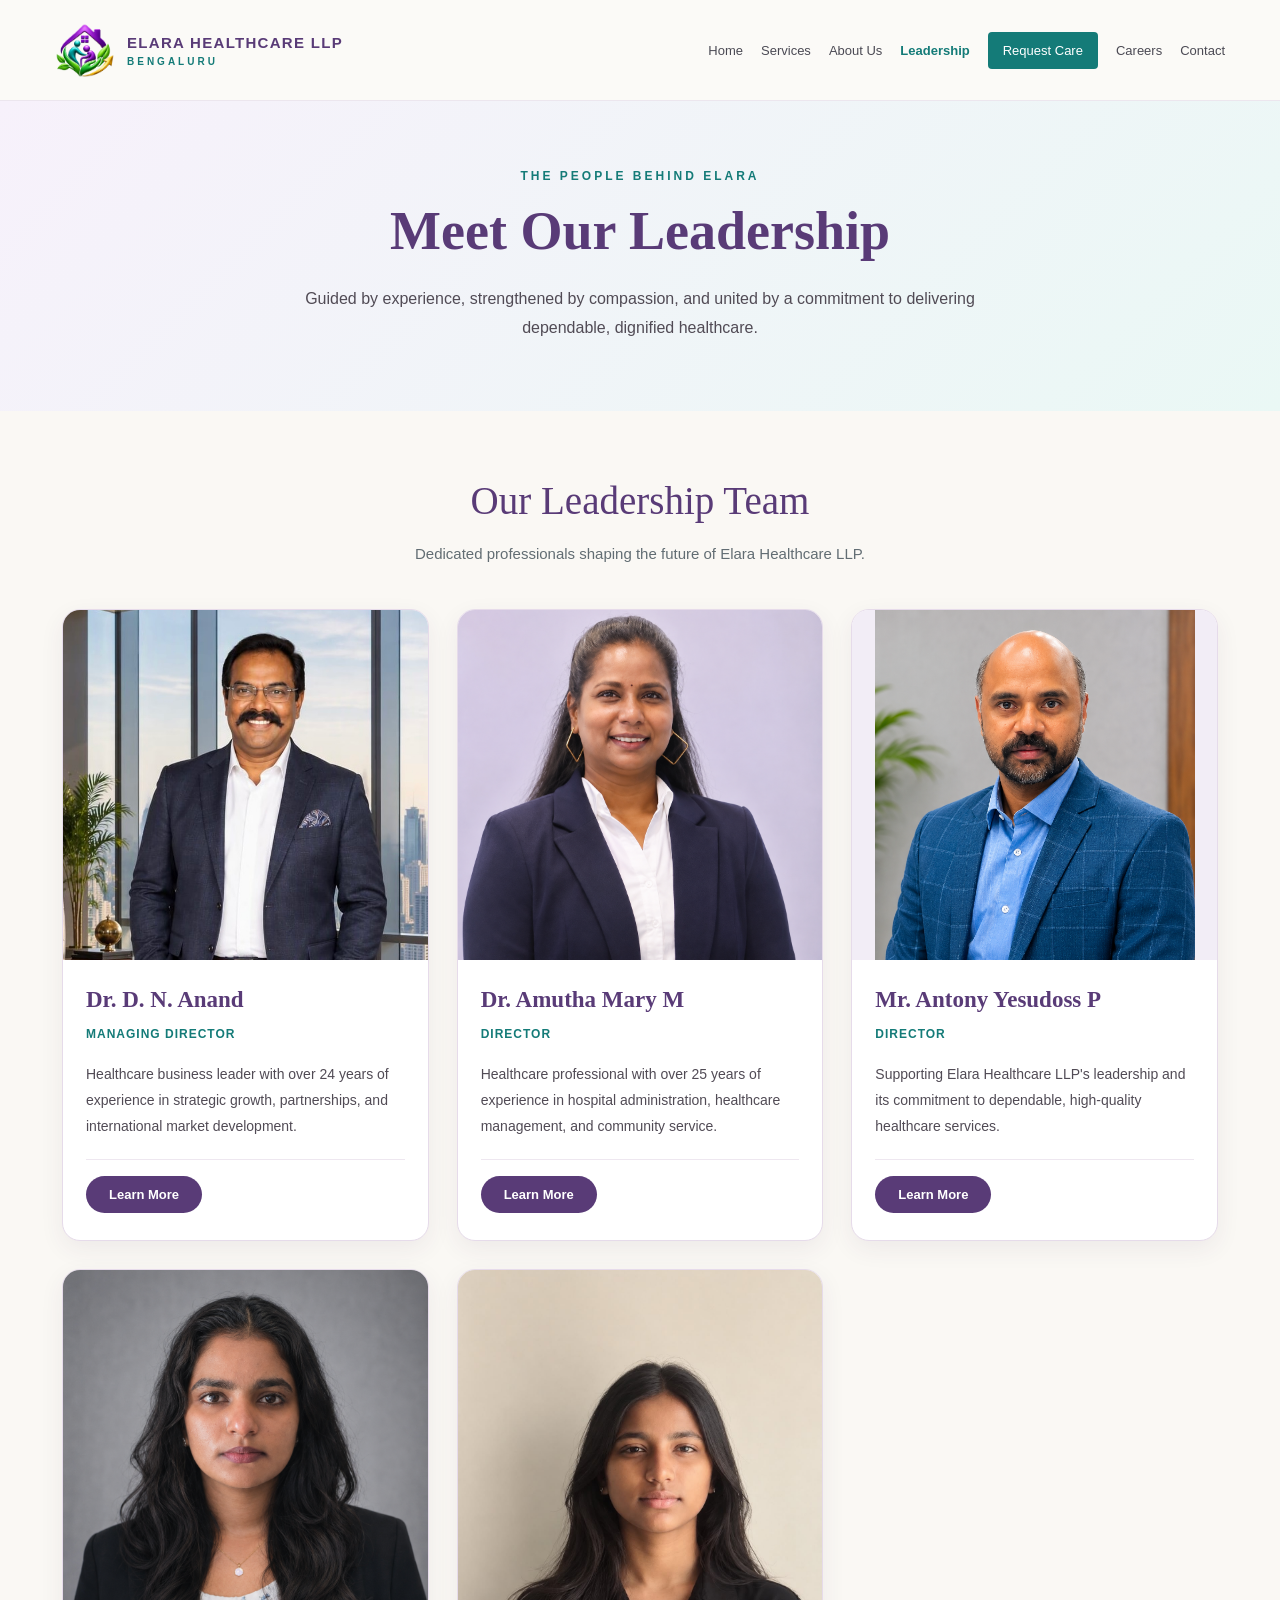
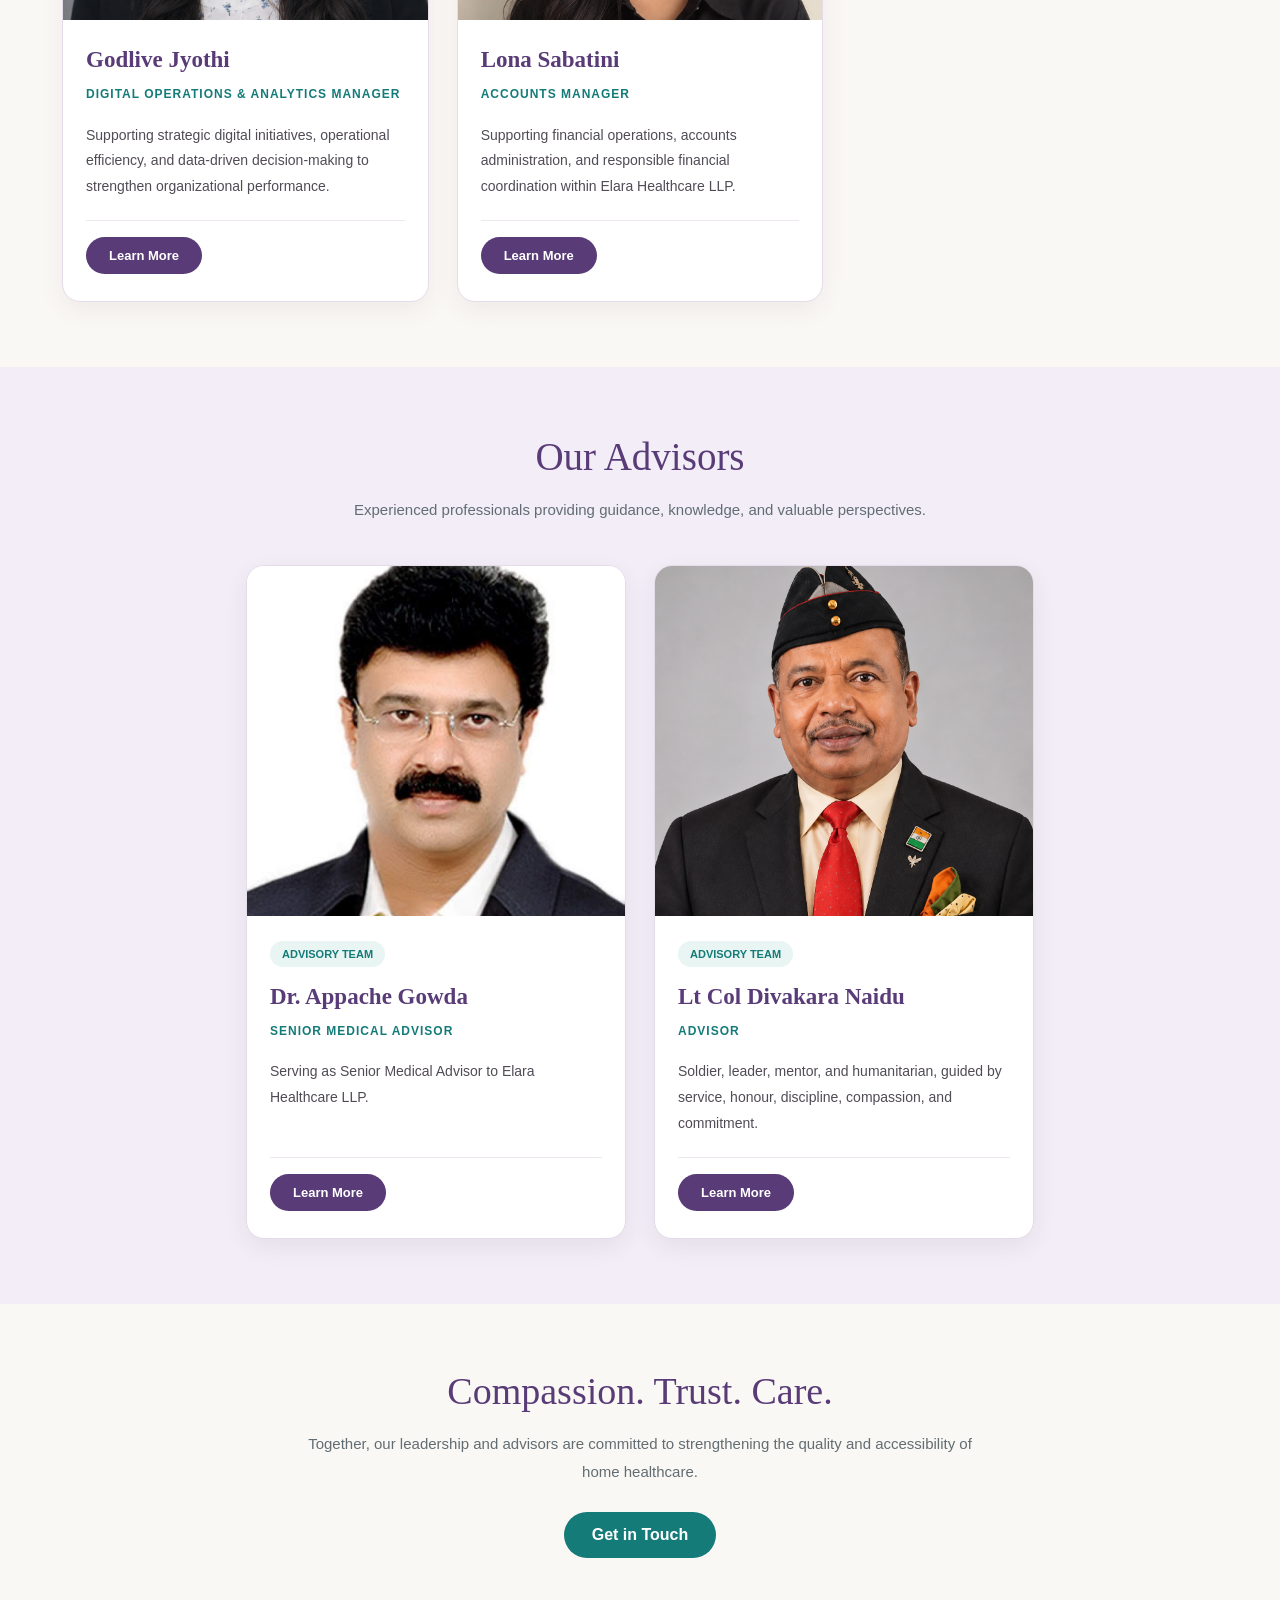
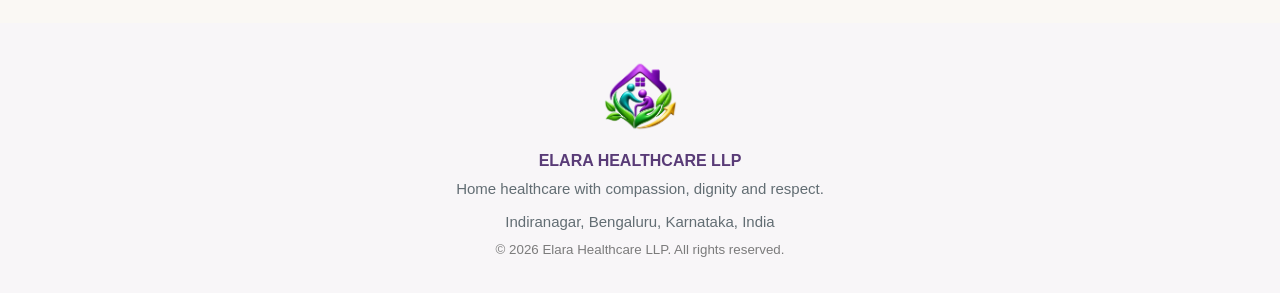
<file: leadership.html>
<!DOCTYPE html>
<html lang="en">
<head>

<meta charset="UTF-8">
<meta name="viewport" content="width=device-width, initial-scale=1.0">

<title>Leadership &amp; Advisors | Elara Healthcare LLP</title>

<meta name="description"
content="Meet the leadership team and advisors of Elara Healthcare LLP, Bengaluru.">

<link rel="stylesheet" href="style.css">

<link rel="icon" type="image/png" href="Supportive%20Home%20Care%20Emblem.png">

<style>

/* HEADER BRANDING */

.brand {
  display: flex;
  align-items: center;
  gap: 12px;
  text-decoration: none;
}

.brand-logo {
  width: 60px;
  height: 60px;
  object-fit: contain;
  flex-shrink: 0;
  background: transparent;
  border: none;
  box-shadow: none;
}

.brand-text {
  display: flex;
  flex-direction: column;
  color: #593b77;
  font-size: 15px;
  font-weight: 600;
  letter-spacing: 1.3px;
  white-space: nowrap;
}

.brand-text small {
  display: block;
  color: #147b78;
  font-size: 10px;
  letter-spacing: 3px;
  margin-top: 5px;
}

.footer-logo {
  width: 75px;
  height: 75px;
  object-fit: contain;
  margin-bottom: 15px;
  background: transparent;
  border: none;
  box-shadow: none;
}

@media (max-width: 768px) {

  .brand-logo {
    width: 45px;
    height: 45px;
  }

  .brand-text {
    font-size: 12px;
    letter-spacing: 0.8px;
  }

  .brand-text small {
    font-size: 9px;
    letter-spacing: 2px;
  }

  .brand {
    gap: 8px;
  }

}

/* LEADERSHIP PAGE */

.leadership-page {
  --lp-purple: #593b77;
  --lp-teal: #147b78;
  --lp-cream: #faf8f4;
  --lp-lavender: #f2edf6;
  --lp-text: #514b55;
  --lp-border: #e6dbea;

  background: var(--lp-cream);
  color: var(--lp-text);
  width: 100%;
  overflow: hidden;
}

.leadership-page *,
.leadership-page *::before,
.leadership-page *::after {
  box-sizing: border-box;
}

/* HERO SECTION */

.leadership-page .leadership-hero {
  display: flex;
  flex-direction: column;
  align-items: center;
  justify-content: center;

  width: 100%;
  min-height: 310px;

  padding: 65px 20px;
  margin: 0;

  text-align: center;

  background: linear-gradient(
    135deg,
    #f7f1fb,
    #eaf8f5
  );
}

.leadership-page .leadership-eyebrow {
  display: block;
  color: var(--lp-teal);
  font-size: 12px;
  font-weight: 700;
  letter-spacing: 3px;
  text-transform: uppercase;
  margin: 0 0 16px;
}

.leadership-page .leadership-hero h1 {
  display: block;
  width: 100%;
  max-width: 850px;

  font-family: Georgia, serif;
  font-size: clamp(36px, 5vw, 54px);
  line-height: 1.2;
  font-weight: 600;

  color: var(--lp-purple);

  margin: 0 auto 20px;
  padding: 0;

  text-align: center;
}

.leadership-page .leadership-hero p {
  display: block;
  width: 100%;
  max-width: 690px;

  color: var(--lp-text);
  font-size: 16px;
  line-height: 1.85;

  margin: 0 auto;
  padding: 0;

  text-align: center;
}

/* SECTION LAYOUT */

.leadership-page .leadership-section {
  display: block;
  width: 100%;
  max-width: 1200px;

  margin: 0 auto;
  padding: 65px 22px;
}

.leadership-page .leadership-section-heading {
  display: flex;
  flex-direction: column;
  align-items: center;
  justify-content: center;

  width: 100%;
  text-align: center;

  margin: 0 auto 42px;
}

.leadership-page .leadership-section-heading h2 {
  display: block;
  width: 100%;

  color: var(--lp-purple);
  font-family: Georgia, serif;
  font-size: clamp(30px, 4vw, 39px);
  line-height: 1.3;

  text-align: center;

  margin: 0 0 13px;
  padding: 0;
}

.leadership-page .leadership-section-heading p {
  display: block;
  width: 100%;
  max-width: 720px;

  font-size: 15px;
  line-height: 1.8;

  text-align: center;

  margin: 0 auto;
  padding: 0;
}

/* TEAM GRID */

.leadership-page .leadership-team-grid {
  display: grid;
  grid-template-columns: repeat(3, minmax(0, 1fr));
  gap: 28px;

  width: 100%;
  margin: 0;
  padding: 0;

  align-items: stretch;
}

/* PROFILE CARDS */

.leadership-page .leadership-card {
  display: flex;
  flex-direction: column;

  min-width: 0;

  background: #ffffff;
  border: 1px solid var(--lp-border);
  border-radius: 18px;
  overflow: hidden;

  box-shadow: 0 8px 25px rgba(69, 43, 89, 0.07);

  transition: transform 0.2s ease,
              box-shadow 0.2s ease;
}

.leadership-page .leadership-card:hover {
  transform: translateY(-4px);
  box-shadow: 0 13px 30px rgba(69, 43, 89, 0.12);
}

/* PROFILE PHOTOS */

.leadership-page .leadership-photo {
  display: block;
  width: 100%;
  height: 350px;
  overflow: hidden;
  background: var(--lp-lavender);
}

.leadership-page .leadership-photo img {
  display: block;
  width: 100%;
  height: 100%;
  object-fit: cover;
  object-position: center 23%;
}

.leadership-page .leadership-photo img.photo-contain {
  object-fit: contain;
  object-position: center;
}

/* PROFILE INFORMATION */

.leadership-page .leadership-info {
  display: flex;
  flex-direction: column;
  flex: 1;

  padding: 25px 23px 27px;
}

.leadership-page .leadership-info h3 {
  color: var(--lp-purple);
  font-family: Georgia, serif;
  font-size: 23px;
  line-height: 1.3;

  margin: 0 0 10px;
}

.leadership-page .leadership-role {
  color: var(--lp-teal);
  font-size: 12px;
  font-weight: 700;
  letter-spacing: 1px;
  line-height: 1.6;
  text-transform: uppercase;

  margin: 0 0 18px;
}

.leadership-page .leadership-intro {
  color: var(--lp-text);
  font-size: 14px;
  line-height: 1.85;

  margin: 0 0 20px;
}

/* LEARN MORE BUTTON */

.leadership-page .leadership-details {
  display: block;
  margin-top: auto;
  padding-top: 16px;
  border-top: 1px solid #eee7f0;
}

.leadership-page .leadership-details summary {
  display: inline-block;
  list-style: none;

  background: var(--lp-purple);
  color: white;

  padding: 11px 23px;
  border-radius: 25px;

  font-size: 13px;
  font-weight: 600;

  cursor: pointer;
}

.leadership-page .leadership-details summary::-webkit-details-marker {
  display: none;
}

.leadership-page .leadership-details summary:hover {
  background: var(--lp-teal);
}

.leadership-page .leadership-details summary:focus-visible {
  outline: 3px solid var(--lp-teal);
  outline-offset: 3px;
}

.leadership-page .leadership-bio {
  margin-top: 20px;
  font-size: 14px;
  line-height: 1.85;
  color: var(--lp-text);
}

.leadership-page .leadership-bio p {
  margin: 0 0 14px;
}

.leadership-page .leadership-bio ul {
  padding-left: 20px;
  margin: 12px 0;
}

.leadership-page .leadership-bio li {
  margin-bottom: 9px;
}

/* ADVISORS */

.leadership-page .leadership-advisors {
  display: block;
  width: 100%;
  background: var(--lp-lavender);
}

.leadership-page .leadership-advisor-grid {
  display: grid;
  grid-template-columns: repeat(2, minmax(0, 380px));
  gap: 28px;
  justify-content: center;

  width: 100%;
}

.leadership-page .leadership-advisor-tag {
  display: inline-block;
  align-self: flex-start;

  color: var(--lp-teal);
  background: #e8f5f2;

  padding: 7px 12px;
  border-radius: 20px;

  font-size: 11px;
  font-weight: 700;

  margin-bottom: 15px;
}

/* CONTACT SECTION */

.leadership-page .leadership-bottom {
  display: flex;
  flex-direction: column;
  align-items: center;

  width: 100%;
  text-align: center;

  padding: 65px 22px;
}

.leadership-page .leadership-bottom h2 {
  color: var(--lp-purple);
  font-family: Georgia, serif;
  font-size: clamp(28px, 4vw, 38px);
  text-align: center;

  margin: 0 0 17px;
}

.leadership-page .leadership-bottom p {
  max-width: 670px;
  line-height: 1.85;
  text-align: center;

  margin: 0 auto 26px;
}

.leadership-page .leadership-contact-button {
  display: inline-block;

  background: var(--lp-teal);
  color: white;

  padding: 14px 28px;
  border-radius: 30px;

  text-decoration: none;
  font-weight: 600;
}

.leadership-page .leadership-contact-button:hover {
  background: var(--lp-purple);
}

/* TABLET */

@media (max-width: 850px) {

  .leadership-page .leadership-team-grid {
    grid-template-columns: repeat(2, minmax(0, 1fr));
  }

  .leadership-page .leadership-advisor-grid {
    grid-template-columns: repeat(2, minmax(0, 1fr));
  }
}

/* MOBILE */

@media (max-width: 600px) {

  .leadership-page .leadership-hero {
    min-height: 260px;
    padding: 55px 20px;
  }

  .leadership-page .leadership-hero h1 {
    font-size: 36px;
  }

  .leadership-page .leadership-hero p {
    font-size: 15px;
  }

  .leadership-page .leadership-section {
    padding: 48px 18px;
  }

  .leadership-page .leadership-team-grid,
  .leadership-page .leadership-advisor-grid {
    grid-template-columns: 1fr;
    gap: 24px;
  }

  .leadership-page .leadership-photo {
    height: 350px;
  }

  .leadership-page .leadership-bottom {
    padding: 55px 20px;
  }
}

</style>

</head>

<body>

<!-- HEADER -->

<header>

<nav class="nav">

<a class="brand" href="index.html">

<img
src="Supportive%20Home%20Care%20Emblem.png"
alt="Elara Healthcare LLP Logo"
class="brand-logo">

<span class="brand-text">
ELARA HEALTHCARE LLP
<small>BENGALURU</small>
</span>

</a>

<div class="links">

<a href="index.html">Home</a>

<a href="services.html">Services</a>

<a href="about.html">About Us</a>

<a class="active" href="leadership.html">Leadership</a>

<a class="action" href="request-care.html">Request Care</a>

<a href="careers.html">Careers</a>

<a href="contact.html">Contact</a>

</div>

</nav>

</header>

<main class="leadership-page">

<!-- HERO -->

<section class="leadership-hero">

<div class="leadership-eyebrow">
THE PEOPLE BEHIND ELARA
</div>

<h1>Meet Our Leadership</h1>

<p>
Guided by experience, strengthened by compassion,
and united by a commitment to delivering
dependable, dignified healthcare.
</p>

</section>

<!-- LEADERSHIP TEAM -->

<section class="leadership-section">

<div class="leadership-section-heading">

<h2>Our Leadership Team</h2>

<p>
Dedicated professionals shaping the future
of Elara Healthcare LLP.
</p>

</div>

<div class="leadership-team-grid">

<!-- DR ANAND -->

<article class="leadership-card">

<div class="leadership-photo">

<img
src="Anand.jpg"
alt="Dr. D. N. Anand"
loading="lazy">

</div>

<div class="leadership-info">

<h3>Dr. D. N. Anand</h3>

<div class="leadership-role">
Managing Director
</div>

<p class="leadership-intro">
Healthcare business leader with over 24 years
of experience in strategic growth, partnerships,
and international market development.
</p>

<details class="leadership-details">

<summary>Learn More</summary>

<div class="leadership-bio">

<p>
Dr. D. N. Anand brings more than 24 years
of experience in healthcare business development,
strategic leadership, and international market expansion.
</p>

<ul>

<li>
Experience across MedTech, medical consumables,
home healthcare, and elder care.
</li>

<li>
Supported healthcare expansion across India,
Sri Lanka, Bangladesh, and Nepal.
</li>

<li>
Recognized for contributions to healthcare.
</li>

<li>
Recipient of the Dr. B. R. Ambedkar Award
for Healthcare Excellence.
</li>

<li>
Experience in international strategic partnerships.
</li>

<li>
Associated with Rotary and humanitarian initiatives.
</li>

</ul>

</div>

</details>

</div>

</article>

<!-- DR AMUTHA -->

<article class="leadership-card">

<div class="leadership-photo">

<img
src="Amutha%20Mary.jpg"
alt="Dr. Amutha Mary M"
loading="lazy">

</div>

<div class="leadership-info">

<h3>Dr. Amutha Mary M</h3>

<div class="leadership-role">
Director
</div>

<p class="leadership-intro">
Healthcare professional with over 25 years
of experience in hospital administration,
healthcare management, and community service.
</p>

<details class="leadership-details">

<summary>Learn More</summary>

<div class="leadership-bio">

<p>
<strong>Qualifications:</strong>
RN, DHA, MBA, PH
</p>

<p>
Dr. Amutha Mary M has extensive experience
in healthcare administration, corporate management,
strategic planning, and healthcare development.
</p>

<ul>

<li>
Former Operations Manager in corporate
healthcare organizations.
</li>

<li>
Experience in quality management, marketing,
and business alliances.
</li>

<li>
Recipient of a Women Empowerment Award
from the Tamil Nadu Government.
</li>

<li>
Recognized by Global Human Peace University,
Delaware, USA.
</li>

<li>
District Reporter, Indian Press Union, Karnataka.
</li>

<li>
Contributed to pandemic welfare, disaster relief,
and community service.
</li>

</ul>

</div>

</details>

</div>

</article>

<!-- MR ANTONY -->

<article class="leadership-card">

<div class="leadership-photo">

<img
class="photo-contain"
src="Antony%20yesudas.jpg"
alt="Mr. Antony Yesudoss P"
loading="lazy">

</div>

<div class="leadership-info">

<h3>Mr. Antony Yesudoss P</h3>

<div class="leadership-role">
Director
</div>

<p class="leadership-intro">
Supporting Elara Healthcare LLP's leadership
and its commitment to dependable,
high-quality healthcare services.
</p>

<details class="leadership-details">

<summary>Learn More</summary>

<div class="leadership-bio">

<p>
Detailed professional biography will be added soon.
</p>

</div>

</details>

</div>

</article>

<!-- GODLIVE JYOTHI -->

<article class="leadership-card">

<div class="leadership-photo">

<img
src="Godlive.jpg"
alt="Godlive Jyothi"
loading="lazy">

</div>

<div class="leadership-info">

<h3>Godlive Jyothi</h3>

<div class="leadership-role">
Digital Operations &amp; Analytics Manager
</div>

<p class="leadership-intro">
Supporting strategic digital initiatives,
operational efficiency, and data-driven
decision-making to strengthen organizational performance.
</p>

<details class="leadership-details">

<summary>Learn More</summary>

<div class="leadership-bio">

<p>
Godlive Jyothi contributes to Elara Healthcare LLP's
digital operations and organizational development,
aligning technology and analytics with business objectives.
</p>

<ul>

<li>
Digital strategy and operational planning.
</li>

<li>
Data analytics, performance reporting,
and business insights.
</li>

<li>
Technology coordination and digital process improvement.
</li>

<li>
Operational workflow optimization and efficiency.
</li>

<li>
Supporting informed decision-making
and organizational growth.
</li>

</ul>

</div>

</details>

</div>

</article>

<!-- LONA SABATINI -->

<article class="leadership-card">

<div class="leadership-photo">

<img
src="Lona%20sabatini.JPG"
alt="Lona Sabatini"
loading="lazy">

</div>

<div class="leadership-info">

<h3>Lona Sabatini</h3>

<div class="leadership-role">
Accounts Manager
</div>

<p class="leadership-intro">
Supporting financial operations,
accounts administration, and responsible
financial coordination within Elara Healthcare LLP.
</p>

<details class="leadership-details">

<summary>Learn More</summary>

<div class="leadership-bio">

<p>
As Accounts Manager, Lona Sabatini supports
financial administration, accurate documentation,
and the coordination of accounting activities.
</p>

<ul>

<li>
Managing day-to-day accounting operations
and financial records.
</li>

<li>
Coordinating invoices, billing, and payment processing.
</li>

<li>
Monitoring accounts payable and receivable.
</li>

<li>
Supporting budgeting, expense tracking,
and financial planning.
</li>

<li>
Preparing financial reports and documentation.
</li>

<li>
Assisting with account reconciliations.
</li>

<li>
Supporting compliance with accounting procedures.
</li>

</ul>

</div>

</details>

</div>

</article>

</div>

</section>

<!-- ADVISORY TEAM -->

<section class="leadership-advisors">

<div class="leadership-section">

<div class="leadership-section-heading">

<h2>Our Advisors</h2>

<p>
Experienced professionals providing guidance,
knowledge, and valuable perspectives.
</p>

</div>

<div class="leadership-advisor-grid">

<!-- DR APPACHE GOWDA -->

<article class="leadership-card">

<div class="leadership-photo">

<img
src="Apache.JPG"
alt="Dr. Appache Gowda"
loading="lazy">

</div>

<div class="leadership-info">

<span class="leadership-advisor-tag">
ADVISORY TEAM
</span>

<h3>Dr. Appache Gowda</h3>

<div class="leadership-role">
Senior Medical Advisor
</div>

<p class="leadership-intro">
Serving as Senior Medical Advisor
to Elara Healthcare LLP.
</p>

<details class="leadership-details">

<summary>Learn More</summary>

<div class="leadership-bio">

<p>
Detailed professional biography will be added soon.
</p>

</div>

</details>

</div>

</article>

<!-- LT COL DIVAKARA NAIDU -->

<article class="leadership-card">

<div class="leadership-photo">

<img
src="Diwakar.jpg"
alt="Lt Col Divakara Naidu"
loading="lazy">

</div>

<div class="leadership-info">

<span class="leadership-advisor-tag">
ADVISORY TEAM
</span>

<h3>Lt Col Divakara Naidu</h3>

<div class="leadership-role">
Advisor
</div>

<p class="leadership-intro">
Soldier, leader, mentor, and humanitarian,
guided by service, honour, discipline,
compassion, and commitment.
</p>

<details class="leadership-details">

<summary>Learn More</summary>

<div class="leadership-bio">

<p>
Lt Col Divakara Naidu brings a leadership
philosophy rooted in service, honour, and commitment.
</p>

<ul>

<li>
Soldier, leader, mentor, and humanitarian.
</li>

<li>
Emphasizes discipline, compassion,
and empathy in leadership.
</li>

<li>
Passionate about supporting people and communities.
</li>

<li>
Encourages courage and resilience during adversity.
</li>

<li>
Inspires others through purposeful leadership and service.
</li>

</ul>

</div>

</details>

</div>

</article>

</div>

</div>

</section>

<!-- CONTACT SECTION -->

<section class="leadership-bottom">

<h2>Compassion. Trust. Care.</h2>

<p>
Together, our leadership and advisors
are committed to strengthening the quality
and accessibility of home healthcare.
</p>

<a
class="leadership-contact-button"
href="contact.html">

Get in Touch

</a>

</section>

</main>

<!-- FOOTER -->

<footer>

<div class="wrap">

<img
src="Supportive%20Home%20Care%20Emblem.png"
alt="Elara Healthcare LLP Logo"
class="footer-logo">

<div>

<strong>
ELARA HEALTHCARE LLP
</strong>

</div>

<p>
Home healthcare with compassion,
dignity and respect.
</p>

<p>
Indiranagar, Bengaluru,
Karnataka, India
</p>

<small>
© 2026 Elara Healthcare LLP. All rights reserved.
</small>

</div>

</footer>

</body>
</html>
</file>
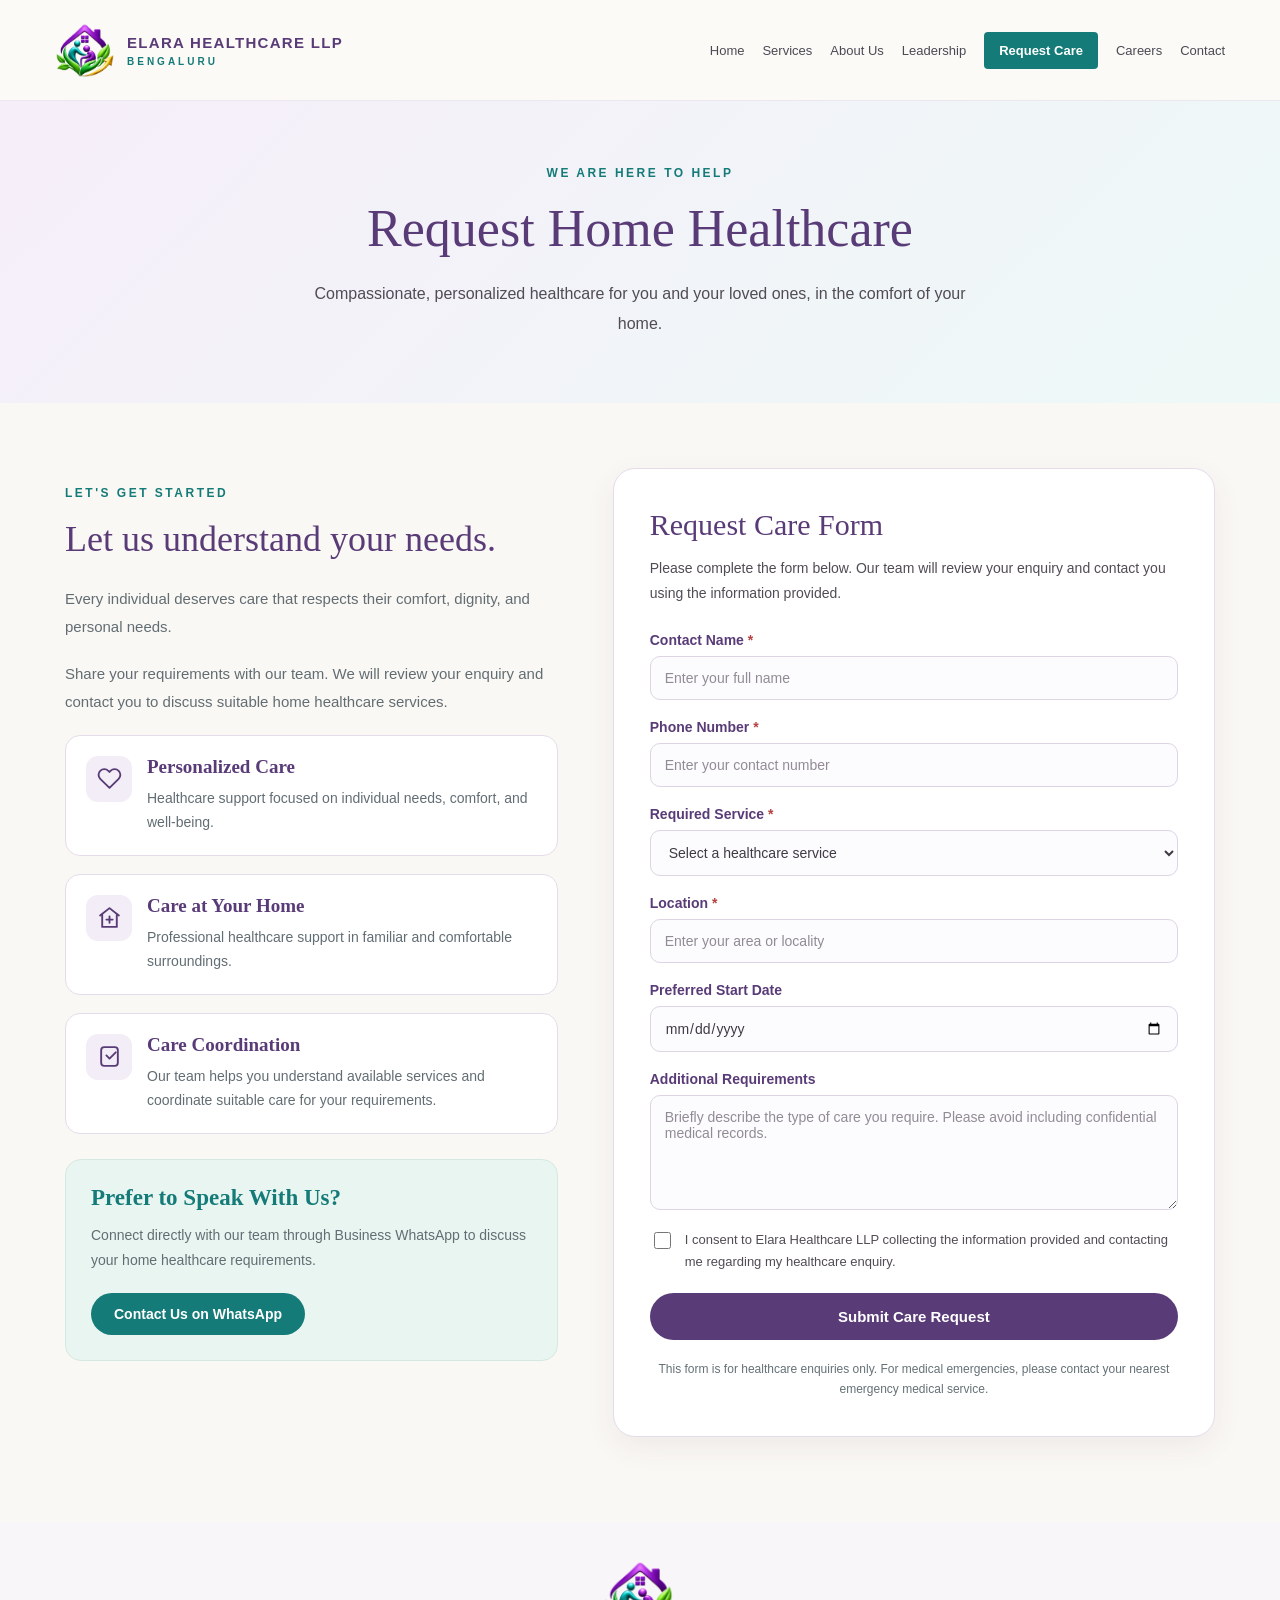
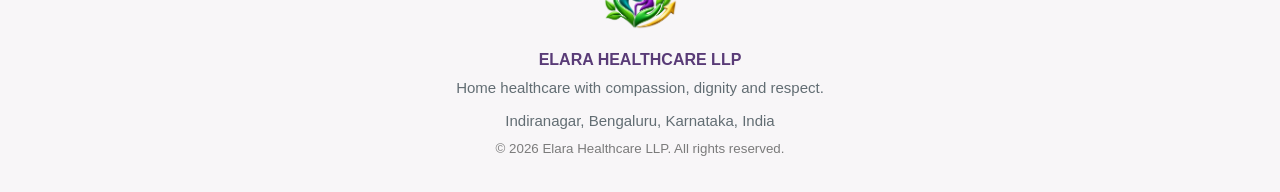
<file: request-care.html>
<!DOCTYPE html>
<html lang="en">
<head>

<meta charset="UTF-8">
<meta name="viewport" content="width=device-width, initial-scale=1.0">

<title>Request Care | Elara Healthcare LLP</title>

<meta name="description"
content="Request personalized home healthcare services from Elara Healthcare LLP in Bengaluru.">

<link rel="stylesheet" href="style.css">

<link rel="icon" type="image/png" href="Supportive%20Home%20Care%20Emblem.png">

<style>

/* HEADER BRANDING */

.brand {
  display: flex;
  align-items: center;
  gap: 12px;
  text-decoration: none;
}

.brand-logo {
  width: 60px;
  height: 60px;
  object-fit: contain;
  flex-shrink: 0;
  background: transparent;
  border: none;
  box-shadow: none;
}

.brand-text {
  display: flex;
  flex-direction: column;
  color: #593b77;
  font-size: 15px;
  font-weight: 600;
  letter-spacing: 1.3px;
  white-space: nowrap;
}

.brand-text small {
  display: block;
  color: #147b78;
  font-size: 10px;
  letter-spacing: 3px;
  margin-top: 5px;
}

.footer-logo {
  width: 75px;
  height: 75px;
  object-fit: contain;
  margin-bottom: 15px;
  background: transparent;
  border: none;
  box-shadow: none;
}

@media (max-width: 768px) {

  .brand-logo {
    width: 45px;
    height: 45px;
  }

  .brand-text {
    font-size: 12px;
    letter-spacing: 0.8px;
  }

  .brand-text small {
    font-size: 9px;
    letter-spacing: 2px;
  }

  .brand {
    gap: 8px;
  }
}

/* REQUEST CARE PAGE */

.care-page {
  --care-purple: #593b77;
  --care-teal: #147b78;
  --care-cream: #faf8f4;
  --care-lavender: #f2edf6;
  --care-text: #514b55;
  --care-border: #e5dce9;

  background: var(--care-cream);
  color: var(--care-text);
}

.care-page *,
.care-page *::before,
.care-page *::after {
  box-sizing: border-box;
}

/* HERO SECTION */

.care-page .care-hero {
  display: flex;
  flex-direction: column;
  align-items: center;
  justify-content: center;
  width: 100%;
  min-height: 280px;
  padding: 65px 22px;
  margin: 0;
  text-align: center;
  background: linear-gradient(
    135deg,
    #f6eef9,
    #edf9f7
  );
}

.care-page .care-eyebrow {
  color: var(--care-teal);
  font-size: 12px;
  font-weight: 700;
  letter-spacing: 2.5px;
  text-transform: uppercase;
  margin-bottom: 16px;
}

.care-page .care-hero h1 {
  display: block;
  width: 100%;
  max-width: 850px;
  color: var(--care-purple);
  font-family: Georgia, serif;
  font-size: clamp(34px, 5vw, 52px);
  line-height: 1.25;
  text-align: center;
  margin: 0 auto 18px;
}

.care-page .care-hero p {
  display: block;
  width: 100%;
  max-width: 690px;
  margin: 0 auto;
  font-size: 16px;
  line-height: 1.85;
  text-align: center;
  color: var(--care-text);
}

/* MAIN CONTENT */

.care-page .care-content {
  display: grid;
  grid-template-columns: 0.9fr 1.1fr;
  align-items: start;
  gap: 55px;
  max-width: 1200px;
  width: 100%;
  margin: 0 auto;
  padding: 65px 25px 85px;
}

/* LEFT SIDE */

.care-page .care-information {
  min-width: 0;
  padding-top: 18px;
}

.care-page .care-information h2 {
  font-family: Georgia, serif;
  color: var(--care-purple);
  font-size: 36px;
  line-height: 1.3;
  margin: 0 0 22px;
}

.care-page .care-information > p {
  font-size: 15px;
  line-height: 1.9;
  margin: 0 0 18px;
}

/* INFORMATION CARDS */

.care-page .care-info-card {
  display: flex;
  align-items: flex-start;
  gap: 15px;
  background: #ffffff;
  border: 1px solid var(--care-border);
  border-radius: 15px;
  padding: 20px;
  margin-top: 18px;
}

.care-page .care-info-icon {
  display: flex;
  align-items: center;
  justify-content: center;
  width: 46px;
  height: 46px;
  min-width: 46px;
  border-radius: 12px;
  color: var(--care-purple);
  background: var(--care-lavender);
}

.care-page .care-info-icon svg {
  width: 25px;
  height: 25px;
  fill: none;
  stroke: currentColor;
  stroke-width: 1.8;
  stroke-linecap: round;
  stroke-linejoin: round;
}

.care-page .care-info-card h3 {
  color: var(--care-purple);
  font-family: Georgia, serif;
  font-size: 19px;
  margin: 0 0 8px;
}

.care-page .care-info-card p {
  font-size: 14px;
  line-height: 1.75;
  margin: 0;
}

/* WHATSAPP SECTION */

.care-page .care-whatsapp {
  background: #e9f5f1;
  border: 1px solid #d5e9e3;
  border-radius: 16px;
  padding: 25px;
  margin-top: 25px;
}

.care-page .care-whatsapp h3 {
  font-family: Georgia, serif;
  font-size: 23px;
  color: var(--care-teal);
  margin: 0 0 12px;
}

.care-page .care-whatsapp p {
  font-size: 14px;
  line-height: 1.8;
  margin: 0 0 20px;
}

.care-page .care-whatsapp-button {
  display: inline-flex;
  align-items: center;
  justify-content: center;
  gap: 9px;
  background: var(--care-teal);
  color: white;
  border-radius: 28px;
  padding: 13px 23px;
  text-decoration: none;
  font-size: 14px;
  font-weight: 600;
}

.care-page .care-whatsapp-button:hover {
  background: var(--care-purple);
}

/* RIGHT SIDE FORM */

.care-page .care-form-panel {
  width: 100%;
  min-width: 0;
  background: white;
  border: 1px solid var(--care-border);
  border-radius: 22px;
  padding: 36px;
  box-shadow: 0 10px 30px rgba(69,43,89,.07);
}

.care-page .care-form-panel h2 {
  color: var(--care-purple);
  font-family: Georgia, serif;
  font-size: 30px;
  line-height: 1.3;
  margin: 0 0 12px;
}

.care-page .care-form-description {
  color: var(--care-text);
  font-size: 14px;
  line-height: 1.8;
  margin: 0 0 25px;
}

/* FORM FIELDS */

.care-page .entry-form {
  display: flex;
  flex-direction: column;
  width: 100%;
  gap: 19px;
}

.care-page .form-field {
  display: flex;
  flex-direction: column;
  width: 100%;
  gap: 8px;
}

.care-page .form-field label {
  color: var(--care-purple);
  font-size: 14px;
  font-weight: 600;
}

.care-page .required {
  color: #b64040;
}

.care-page .entry-form input:not([type="checkbox"]),
.care-page .entry-form select,
.care-page .entry-form textarea {
  display: block;
  width: 100%;
  min-width: 0;
  background: #fcfbfd;
  color: #403a44;
  border: 1px solid #ded5e4;
  border-radius: 10px;
  padding: 13px 14px;
  font-family: inherit;
  font-size: 14px;
  outline: none;
}

.care-page .entry-form input:focus,
.care-page .entry-form select:focus,
.care-page .entry-form textarea:focus {
  border-color: var(--care-teal);
  box-shadow: 0 0 0 3px rgba(20,123,120,.10);
}

.care-page .entry-form textarea {
  min-height: 115px;
  resize: vertical;
}

.care-page .entry-form input::placeholder,
.care-page .entry-form textarea::placeholder {
  color: #928b96;
}

/* CONSENT */

.care-page .care-consent {
  display: flex;
  align-items: flex-start;
  gap: 11px;
  color: var(--care-text);
  font-size: 13px;
  line-height: 1.75;
}

.care-page .care-consent input {
  width: 17px;
  height: 17px;
  min-width: 17px;
  margin-top: 3px;
  accent-color: var(--care-teal);
}

/* SUBMIT BUTTON */

.care-page .care-submit {
  display: block;
  width: 100%;
  background: var(--care-purple);
  color: white;
  border: none;
  border-radius: 28px;
  padding: 15px 25px;
  font-family: inherit;
  font-size: 15px;
  font-weight: 600;
  cursor: pointer;
  transition: background .2s ease;
}

.care-page .care-submit:hover {
  background: var(--care-teal);
}

.care-page .care-submit:disabled {
  opacity: .65;
  cursor: not-allowed;
}

/* FORM FEEDBACK */

.care-page .care-feedback {
  display: none;
  padding: 15px;
  border-radius: 10px;
  font-size: 14px;
  line-height: 1.7;
}

.care-page .care-feedback.success {
  display: block;
  color: #17634d;
  background: #e7f6ed;
  border: 1px solid #c6e6d4;
}

.care-page .care-feedback.error {
  display: block;
  color: #9e3535;
  background: #fff0f0;
  border: 1px solid #efcccc;
}

.care-page .care-feedback.pending {
  display: block;
  color: var(--care-purple);
  background: var(--care-lavender);
}

/* EMERGENCY NOTICE */

.care-page .entry-form .hint {
  display: block;
  color: #657176;
  font-size: 12px;
  line-height: 1.7;
  text-align: center;
}

/* SPAM PROTECTION */

.care-page .care-honeypot {
  position: absolute;
  left: -9999px;
  width: 1px;
  height: 1px;
  overflow: hidden;
}

/* TABLET */

@media (max-width: 850px) {

  .care-page .care-content {
    grid-template-columns: 1fr;
    max-width: 700px;
    gap: 30px;
    padding: 40px 22px 55px;
  }

  .care-page .care-information {
    padding: 0;
  }

}

/* MOBILE */

@media (max-width: 600px) {

  .care-page .care-hero {
    padding: 45px 18px;
  }

  .care-page .care-hero h1 {
    font-size: 34px;
  }

  .care-page .care-hero p {
    font-size: 15px;
  }

  .care-page .care-content {
    padding: 35px 18px 50px;
  }

  .care-page .care-form-panel {
    padding: 25px 20px;
  }

  .care-page .care-information h2 {
    font-size: 30px;
  }

  .care-page .care-form-panel h2 {
    font-size: 26px;
  }

}

</style>

</head>

<body>

<!-- HEADER -->

<header>

<nav class="nav">

<a class="brand" href="index.html">

  <img
    src="Supportive%20Home%20Care%20Emblem.png"
    alt="Elara Healthcare LLP Logo"
    class="brand-logo">

  <span class="brand-text">
    ELARA HEALTHCARE LLP
    <small>BENGALURU</small>
  </span>

</a>

<div class="links">

  <a href="index.html">Home</a>

  <a href="services.html">Services</a>

  <a href="about.html">About Us</a>

  <a href="leadership.html">Leadership</a>

  <a class="action active" href="request-care.html">
    Request Care
  </a>

  <a href="careers.html">Careers</a>

  <a href="contact.html">Contact</a>

</div>

</nav>

</header>

<main class="care-page">

<!-- HERO SECTION -->

<section class="care-hero">

  <div class="care-eyebrow">
    WE ARE HERE TO HELP
  </div>

  <h1>Request Home Healthcare</h1>

  <p>
    Compassionate, personalized healthcare for you
    and your loved ones, in the comfort of your home.
  </p>

</section>

<!-- MAIN CONTENT -->

<section class="care-content">

<!-- LEFT SIDE -->

<div class="care-information">

  <div class="care-eyebrow">
    LET'S GET STARTED
  </div>

  <h2>Let us understand your needs.</h2>

  <p>
    Every individual deserves care that respects
    their comfort, dignity, and personal needs.
  </p>

  <p>
    Share your requirements with our team.
    We will review your enquiry and contact you
    to discuss suitable home healthcare services.
  </p>

  <!-- PERSONALIZED CARE -->

  <div class="care-info-card">

    <div class="care-info-icon">

      <svg viewBox="0 0 24 24" aria-hidden="true">

        <path d="M20.8 4.6a5.5 5.5 0 0 0-7.8 0L12 5.7l-1.1-1.1a5.5 5.5 0 0 0-7.8 7.8L12 21l8.8-8.6a5.5 5.5 0 0 0 0-7.8z"/>

      </svg>

    </div>

    <div>

      <h3>Personalized Care</h3>

      <p>
        Healthcare support focused on individual
        needs, comfort, and well-being.
      </p>

    </div>

  </div>

  <!-- HOME HEALTHCARE -->

  <div class="care-info-card">

    <div class="care-info-icon">

      <svg viewBox="0 0 24 24" aria-hidden="true">

        <path d="M3 10l9-7 9 7"/>
        <path d="M5 9v12h14V9"/>
        <path d="M12 11v6M9 14h6"/>

      </svg>

    </div>

    <div>

      <h3>Care at Your Home</h3>

      <p>
        Professional healthcare support
        in familiar and comfortable surroundings.
      </p>

    </div>

  </div>

  <!-- CARE COORDINATION -->

  <div class="care-info-card">

    <div class="care-info-icon">

      <svg viewBox="0 0 24 24" aria-hidden="true">

        <path d="M9 11l3 3 6-6"/>
        <rect x="4" y="3" width="16" height="18" rx="3"/>

      </svg>

    </div>

    <div>

      <h3>Care Coordination</h3>

      <p>
        Our team helps you understand available
        services and coordinate suitable care
        for your requirements.
      </p>

    </div>

  </div>

  <!-- WHATSAPP -->

  <div class="care-whatsapp">

    <h3>Prefer to Speak With Us?</h3>

    <p>
      Connect directly with our team through
      Business WhatsApp to discuss your
      home healthcare requirements.
    </p>

    <a
      class="care-whatsapp-button"
      href="https://wa.me/message/RUPXGM5BZYWVI1"
      target="_blank"
      rel="noopener noreferrer">

      Contact Us on WhatsApp

    </a>

  </div>

</div>

<!-- RIGHT SIDE -->

<div class="care-form-panel">

  <h2>Request Care Form</h2>

  <p class="care-form-description">

    Please complete the form below.
    Our team will review your enquiry
    and contact you using the information provided.

  </p>

  <form id="careForm" class="entry-form">

    <!-- CONTACT NAME -->

    <div class="form-field">

      <label for="contact_name">

        Contact Name
        <span class="required">*</span>

      </label>

      <input
        type="text"
        id="contact_name"
        name="contact_name"
        placeholder="Enter your full name"
        autocomplete="name"
        minlength="2"
        maxlength="120"
        required>

    </div>

    <!-- PHONE NUMBER -->

    <div class="form-field">

      <label for="phone">

        Phone Number
        <span class="required">*</span>

      </label>

      <input
        type="tel"
        id="phone"
        name="phone"
        placeholder="Enter your contact number"
        autocomplete="tel"
        maxlength="25"
        required>

    </div>

    <!-- SERVICE -->

    <div class="form-field">

      <label for="service">

        Required Service
        <span class="required">*</span>

      </label>

      <select id="service" name="service" required>

        <option value="" disabled selected>
          Select a healthcare service
        </option>

        <option value="Doctor Home Visits">
          Doctor Home Visits
        </option>

        <option value="Nursing Care at Home">
          Nursing Care at Home
        </option>

        <option value="Elder Care">
          Elder Care
        </option>

        <option value="Physiotherapy at Home">
          Physiotherapy at Home
        </option>

        <option value="Facilitation &amp; Rehabilitation">
          Facilitation &amp; Rehabilitation
        </option>

        <option value="Medical Equipment Support">
          Medical Equipment Support
        </option>

        <option value="ICU Home Setup">
          ICU Home Setup
        </option>

        <option value="Critical Care Nursing at Home">
          Critical Care Nursing at Home
        </option>

        <option value="Baby &amp; Mother Care">
          Baby &amp; Mother Care
        </option>

        <option value="Palliative Care">
          Palliative Care
        </option>

        <option value="Equipment Rental">
          Equipment Rental
        </option>

        <option value="Compassionate Care">
          Compassionate Care
        </option>

        <option value="Other">
          Other / Not Sure
        </option>

      </select>

    </div>

    <!-- LOCATION -->

    <div class="form-field">

      <label for="location">

        Location
        <span class="required">*</span>

      </label>

      <input
        type="text"
        id="location"
        name="location"
        placeholder="Enter your area or locality"
        maxlength="200"
        required>

    </div>

    <!-- PREFERRED DATE -->

    <div class="form-field">

      <label for="preferred_date">

        Preferred Start Date

      </label>

      <input
        type="date"
        id="preferred_date"
        name="preferred_date">

    </div>

    <!-- ADDITIONAL DETAILS -->

    <div class="form-field">

      <label for="details">

        Additional Requirements

      </label>

      <textarea
        id="details"
        name="details"
        maxlength="2000"
        placeholder="Briefly describe the type of care you require. Please avoid including confidential medical records."></textarea>

    </div>

    <!-- SPAM PROTECTION -->

    <div class="care-honeypot" aria-hidden="true">

      <label for="website">
        Leave this field empty
      </label>

      <input
        type="text"
        id="website"
        name="website"
        tabindex="-1"
        autocomplete="off">

    </div>

    <!-- CONSENT -->

    <label class="care-consent">

      <input
        type="checkbox"
        id="consent"
        name="consent"
        required>

      <span>

        I consent to Elara Healthcare LLP
        collecting the information provided
        and contacting me regarding my
        healthcare enquiry.

      </span>

    </label>

    <!-- SUBMIT -->

    <button
      type="submit"
      id="careSubmit"
      class="care-submit">

      Submit Care Request

    </button>

    <!-- FEEDBACK -->

    <div
      id="careFeedback"
      class="care-feedback"
      role="status"
      aria-live="polite">

    </div>

    <!-- EMERGENCY NOTICE -->

    <small class="hint">

      This form is for healthcare enquiries only.
      For medical emergencies, please contact
      your nearest emergency medical service.

    </small>

  </form>

</div>

</section>

</main>

<!-- FOOTER -->

<footer>

<div class="wrap">

  <img
    src="Supportive%20Home%20Care%20Emblem.png"
    alt="Elara Healthcare LLP Logo"
    class="footer-logo">

  <div>

    <strong>ELARA HEALTHCARE LLP</strong>

  </div>

  <p>

    Home healthcare with compassion,
    dignity and respect.

  </p>

  <p>

    Indiranagar, Bengaluru,
    Karnataka, India

  </p>

  <small>

    © 2026 Elara Healthcare LLP.
    All rights reserved.

  </small>

</div>

</footer>

<!-- SUPABASE FORM INTEGRATION -->

<script>

const SUPABASE_URL =
  "https://wkbkxiaedjbjzawnqvpv.supabase.co";

const SUPABASE_KEY =
  "sb_publishable_qlHAOospC3BFtqPJXeGD8g_KmzR7H8I";

const TABLE_NAME = "care_requests";

const careForm =
  document.getElementById("careForm");

const submitButton =
  document.getElementById("careSubmit");

const feedback =
  document.getElementById("careFeedback");

const preferredDate =
  document.getElementById("preferred_date");

/* SET MINIMUM DATE */

const today = new Date();

const todayString =
  today.getFullYear() + "-" +
  String(today.getMonth() + 1).padStart(2, "0") + "-" +
  String(today.getDate()).padStart(2, "0");

preferredDate.min = todayString;

/* FEEDBACK FUNCTION */

function showFeedback(message, type) {

  feedback.textContent = message;

  feedback.className =
    "care-feedback " + type;

}

/* FORM SUBMISSION */

careForm.addEventListener("submit", async function(event) {

  event.preventDefault();

  if (submitButton.disabled) {
    return;
  }

  const formData = new FormData(careForm);

  /* SPAM CHECK */

  if (String(formData.get("website") || "").trim()) {

    showFeedback(
      "Unable to submit this request.",
      "error"
    );

    return;

  }

  /* VALIDATE FORM */

  const contactName =
    String(formData.get("contact_name") || "").trim();

  const phone =
    String(formData.get("phone") || "").trim();

  const service =
    String(formData.get("service") || "").trim();

  const location =
    String(formData.get("location") || "").trim();

  const date =
    String(formData.get("preferred_date") || "").trim();

  const details =
    String(formData.get("details") || "").trim();

  const phoneDigits =
    phone.replace(/\D/g, "");

  if (contactName.length < 2) {

    showFeedback(
      "Please enter a valid contact name.",
      "error"
    );

    return;

  }

  if (phoneDigits.length < 10 || phoneDigits.length > 15) {

    showFeedback(
      "Please enter a valid phone number.",
      "error"
    );

    return;

  }

  if (!service || !location) {

    showFeedback(
      "Please complete all required fields.",
      "error"
    );

    return;

  }

  if (date && date < todayString) {

    showFeedback(
      "Please select today or a future date.",
      "error"
    );

    return;

  }

  if (!document.getElementById("consent").checked) {

    showFeedback(
      "Please provide consent before submitting.",
      "error"
    );

    return;

  }

  /* PREPARE DATABASE RECORD */

  const record = {

    contact_name: contactName,

    phone: phone,

    service: service,

    location: location,

    details: details

  };

  if (date) {

    record.preferred_date = date;

  }

  /* SUBMIT TO SUPABASE */

  submitButton.disabled = true;

  submitButton.textContent = "Submitting...";

  showFeedback(
    "Submitting your care request. Please wait...",
    "pending"
  );

  try {

    const response = await fetch(

      SUPABASE_URL + "/rest/v1/" + TABLE_NAME,

      {

        method: "POST",

        headers: {

          "apikey": SUPABASE_KEY,

          "Authorization": "Bearer " + SUPABASE_KEY,

          "Content-Type": "application/json",

          "Prefer": "return=minimal"

        },

        body: JSON.stringify(record)

      }

    );

    if (!response.ok) {

      throw new Error(
        "Request failed with status " + response.status
      );

    }

    careForm.reset();

    showFeedback(

      "Thank you! Your care request has been submitted successfully. Our team will review your enquiry and contact you.",

      "success"

    );

  } catch (error) {

    console.error("Care request submission failed:", error);

    showFeedback(

      "We were unable to submit your request. Please try again or contact us directly through WhatsApp.",

      "error"

    );

  } finally {

    submitButton.disabled = false;

    submitButton.textContent = "Submit Care Request";

  }

});

</script>

</body>
</html>
</file>
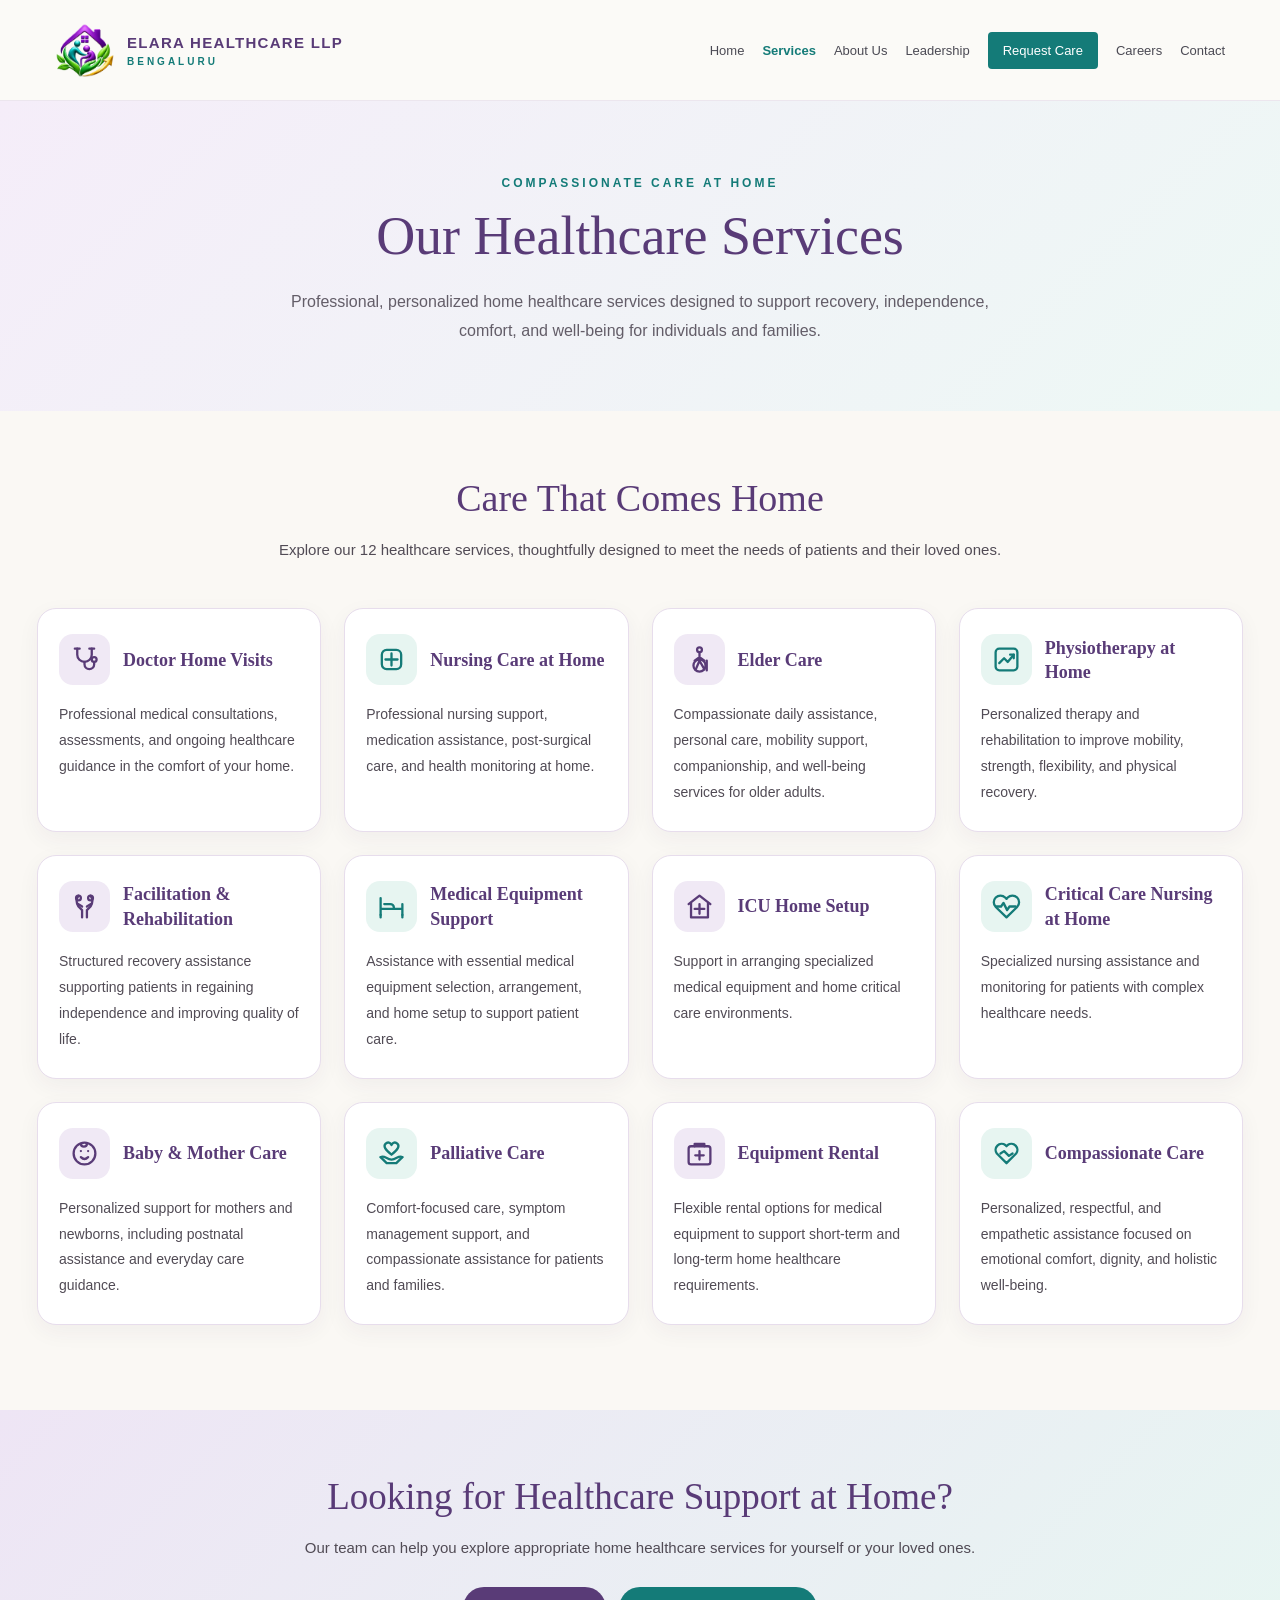
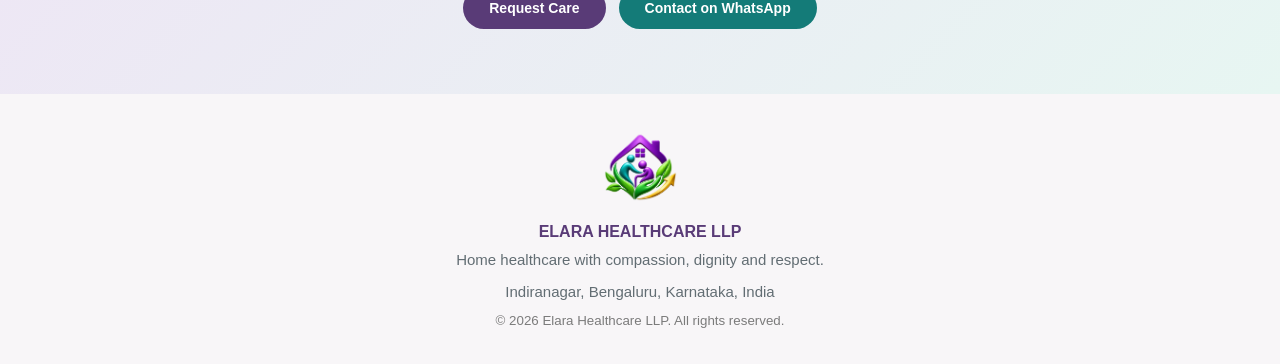
<file: services.html>
<!DOCTYPE html>
<html lang="en">
<head>
  <meta charset="UTF-8">
  <meta name="viewport" content="width=device-width, initial-scale=1.0">

  <title>Our Services | Elara Healthcare LLP</title>

  <meta name="description" content="Explore 12 professional home healthcare services offered by Elara Healthcare LLP in Bengaluru, including doctor visits, nursing, elder care, physiotherapy and critical care.">

  <link rel="stylesheet" href="style.css">

  <link rel="icon" type="image/png" href="Supportive%20Home%20Care%20Emblem.png">

  <style>

    /* HEADER BRANDING */

    .brand {
      display:flex;
      align-items:center;
      gap:12px;
      text-decoration:none;
    }

    .brand-logo {
      width:60px;
      height:60px;
      object-fit:contain;
      flex-shrink:0;
      background:transparent;
      border:none;
      box-shadow:none;
    }

    .brand-text {
      display:flex;
      flex-direction:column;
      color:#593b77;
      font-size:15px;
      font-weight:600;
      letter-spacing:1.3px;
      white-space:nowrap;
    }

    .brand-text small {
      display:block;
      color:#147b78;
      font-size:10px;
      letter-spacing:3px;
      margin-top:5px;
    }

    .footer-logo {
      width:75px;
      height:75px;
      object-fit:contain;
      margin-bottom:15px;
      background:transparent;
      border:none;
      box-shadow:none;
    }

    @media (max-width:768px) {

      .brand-logo {
        width:45px;
        height:45px;
      }

      .brand-text {
        font-size:12px;
        letter-spacing:.8px;
      }

      .brand-text small {
        font-size:9px;
        letter-spacing:2px;
      }

      .brand {
        gap:8px;
      }
    }

    /* SERVICES PAGE */

    :root {
      --elara-purple: #593b77;
      --elara-teal: #147b78;
      --elara-cream: #faf8f4;
      --elara-text: #514b55;
      --elara-border: #e7ddec;
    }

    * {
      box-sizing: border-box;
    }

    .services-page {
      background: var(--elara-cream);
      min-height: 100vh;
    }

    /* HERO SECTION */

    .services-hero {
      padding: 75px 20px 65px;
      background: linear-gradient(135deg, #f5edf9, #edf8f5);
      text-align: center;
    }

    .services-hero .eyebrow {
      color: var(--elara-teal);
      text-transform: uppercase;
      letter-spacing: 3px;
      font-size: 12px;
      font-weight: 700;
      margin-bottom: 15px;
    }

    .services-hero h1 {
      color: var(--elara-purple);
      font-family: Georgia, serif;
      font-size: clamp(36px, 5vw, 54px);
      margin: 0 0 18px;
    }

    .services-hero p {
      max-width: 750px;
      margin: auto;
      color: #635d68;
      font-size: 16px;
      line-height: 1.85;
    }

    /* SERVICES CONTAINER */

    .services-container {
      max-width: 1250px;
      margin: auto;
      padding: 65px 22px 85px;
    }

    .services-heading {
      text-align: center;
      max-width: 760px;
      margin: 0 auto 45px;
    }

    .services-heading h2 {
      color: var(--elara-purple);
      font-family: Georgia, serif;
      font-size: clamp(28px, 4vw, 38px);
      margin: 0 0 15px;
    }

    .services-heading p {
      color: var(--elara-text);
      line-height: 1.85;
    }

    /* SERVICES GRID */

    .services-grid {
      display: grid;
      grid-template-columns: repeat(4, minmax(0, 1fr));
      gap: 23px;
    }

    .service-card {
      min-width: 0;
      background: #ffffff;
      border: 1px solid var(--elara-border);
      border-radius: 19px;
      padding: 25px 21px;
      box-shadow: 0 7px 22px rgba(65, 40, 85, 0.05);
      transition: transform .2s ease, box-shadow .2s ease;
    }

    .service-card:hover {
      transform: translateY(-5px);
      box-shadow: 0 13px 30px rgba(65, 40, 85, 0.11);
    }

    .service-card-heading {
      display: flex;
      align-items: center;
      gap: 13px;
      margin-bottom: 17px;
    }

    /* SERVICE ICONS */

    .service-icon {
      width: 51px;
      height: 51px;
      min-width: 51px;
      border-radius: 14px;
      background: #f0e9f5;
      color: var(--elara-purple);
      display: flex;
      align-items: center;
      justify-content: center;
    }

    .service-card:nth-child(even) .service-icon {
      background: #e7f5f1;
      color: var(--elara-teal);
    }

    .service-icon svg {
      width: 29px;
      height: 29px;
      fill: none;
      stroke: currentColor;
      stroke-width: 1.9;
      stroke-linecap: round;
      stroke-linejoin: round;
    }

    .service-card h3 {
      font-family: Georgia, serif;
      color: var(--elara-purple);
      font-size: 18px;
      line-height: 1.35;
      margin: 0;
    }

    .service-card p {
      font-size: 14px;
      line-height: 1.85;
      color: var(--elara-text);
      margin: 0;
    }

    /* CONTACT SECTION */

    .services-cta {
      background: linear-gradient(135deg, #eee5f5, #e7f6f2);
      padding: 65px 20px;
      text-align: center;
    }

    .services-cta h2 {
      font-family: Georgia, serif;
      color: var(--elara-purple);
      font-size: clamp(27px, 4vw, 37px);
      margin: 0 0 15px;
    }

    .services-cta p {
      max-width: 680px;
      margin: 0 auto 25px;
      line-height: 1.85;
      color: var(--elara-text);
    }

    .services-actions {
      display: flex;
      flex-wrap: wrap;
      gap: 13px;
      justify-content: center;
    }

    .services-btn {
      display: inline-block;
      text-decoration: none;
      padding: 13px 26px;
      border-radius: 28px;
      color: white;
      background: var(--elara-purple);
      font-weight: 700;
      font-size: 14px;
    }

    .services-btn.teal {
      background: var(--elara-teal);
    }

    .services-btn:hover {
      opacity: .9;
    }

    .services-btn:focus-visible {
      outline: 3px solid var(--elara-teal);
      outline-offset: 3px;
    }

    /* RESPONSIVE LAYOUT */

    @media (max-width: 1050px) {

      .services-grid {
        grid-template-columns: repeat(3, minmax(0, 1fr));
      }
    }

    @media (max-width: 780px) {

      .services-grid {
        grid-template-columns: repeat(2, minmax(0, 1fr));
      }
    }

    @media (max-width: 550px) {

      .services-grid {
        grid-template-columns: 1fr;
      }

      .services-container {
        padding: 45px 18px 65px;
      }

      .services-hero {
        padding: 55px 18px;
      }
    }

  </style>

</head>

<body>

<!-- HEADER -->

<header>

  <nav class="nav">

    <a class="brand" href="index.html">

      <img
        src="Supportive%20Home%20Care%20Emblem.png"
        alt="Elara Healthcare LLP Logo"
        class="brand-logo">

      <span class="brand-text">
        ELARA HEALTHCARE LLP
        <small>BENGALURU</small>
      </span>

    </a>

    <div class="links">

      <a href="index.html">Home</a>

      <a class="active" href="services.html">Services</a>

      <a href="about.html">About Us</a>

      <a href="leadership.html">Leadership</a>

      <a class="action" href="request-care.html">Request Care</a>

      <a href="careers.html">Careers</a>

      <a href="contact.html">Contact</a>

    </div>

  </nav>

</header>

<main class="services-page">

  <!-- HERO SECTION -->

  <section class="services-hero">

    <div class="eyebrow">
      Compassionate Care at Home
    </div>

    <h1>Our Healthcare Services</h1>

    <p>
      Professional, personalized home healthcare services
      designed to support recovery, independence, comfort,
      and well-being for individuals and families.
    </p>

  </section>

  <!-- SERVICES SECTION -->

  <section class="services-container">

    <div class="services-heading">

      <h2>Care That Comes Home</h2>

      <p>
        Explore our 12 healthcare services, thoughtfully
        designed to meet the needs of patients and
        their loved ones.
      </p>

    </div>

    <div class="services-grid">

      <!-- 1. DOCTOR HOME VISITS -->

      <article class="service-card">

        <div class="service-card-heading">

          <div class="service-icon">

            <svg viewBox="0 0 24 24" aria-hidden="true">

              <path d="M6 3v5a6 6 0 0 0 12 0V3"/>
              <path d="M4 3h4M16 3h4"/>
              <path d="M12 14v2a4 4 0 0 0 8 0v-2"/>
              <circle cx="20" cy="12" r="2"/>

            </svg>

          </div>

          <h3>Doctor Home Visits</h3>

        </div>

        <p>
          Professional medical consultations,
          assessments, and ongoing healthcare
          guidance in the comfort of your home.
        </p>

      </article>

      <!-- 2. NURSING CARE -->

      <article class="service-card">

        <div class="service-card-heading">

          <div class="service-icon">

            <svg viewBox="0 0 24 24" aria-hidden="true">

              <rect x="4" y="4" width="16" height="16" rx="4"/>
              <path d="M12 7v10M7 12h10"/>

            </svg>

          </div>

          <h3>Nursing Care at Home</h3>

        </div>

        <p>
          Professional nursing support,
          medication assistance, post-surgical
          care, and health monitoring at home.
        </p>

      </article>

      <!-- 3. ELDER CARE -->

      <article class="service-card">

        <div class="service-card-heading">

          <div class="service-icon">

            <svg viewBox="0 0 24 24" aria-hidden="true">

              <circle cx="12" cy="4" r="2"/>
              <path d="M12 7v6M12 10l-4 3M12 10l4 3"/>
              <path d="M12 13l-3 7M12 13l4 7"/>
              <circle cx="12" cy="17" r="5"/>
              <path d="M18 13v8"/>

            </svg>

          </div>

          <h3>Elder Care</h3>

        </div>

        <p>
          Compassionate daily assistance,
          personal care, mobility support,
          companionship, and well-being
          services for older adults.
        </p>

      </article>

      <!-- 4. PHYSIOTHERAPY -->

      <article class="service-card">

        <div class="service-card-heading">

          <div class="service-icon">

            <svg viewBox="0 0 24 24" aria-hidden="true">

              <rect x="3" y="3" width="18" height="18" rx="3"/>
              <path d="M6 15l4-4 3 3 5-6"/>
              <path d="M15 8h3v3"/>

            </svg>

          </div>

          <h3>Physiotherapy at Home</h3>

        </div>

        <p>
          Personalized therapy and rehabilitation
          to improve mobility, strength,
          flexibility, and physical recovery.
        </p>

      </article>

      <!-- 5. FACILITATION AND REHABILITATION -->

      <article class="service-card">

        <div class="service-card-heading">

          <div class="service-icon">

            <svg viewBox="0 0 24 24" aria-hidden="true">

              <path d="M7 3c-2 3-2 6 0 9l3 3v6"/>
              <path d="M17 3c2 3 2 6 0 9l-3 3v6"/>
              <path d="M7 10l3 2M17 10l-3 2"/>
              <circle cx="7" cy="5" r="2"/>
              <circle cx="17" cy="5" r="2"/>

            </svg>

          </div>

          <h3>Facilitation &amp; Rehabilitation</h3>

        </div>

        <p>
          Structured recovery assistance
          supporting patients in regaining
          independence and improving
          quality of life.
        </p>

      </article>

      <!-- 6. MEDICAL EQUIPMENT -->

      <article class="service-card">

        <div class="service-card-heading">

          <div class="service-icon">

            <svg viewBox="0 0 24 24" aria-hidden="true">

              <path d="M3 5v14M3 14h18M21 10v9"/>
              <path d="M6 10h5a3 3 0 0 1 3 3v1"/>
              <path d="M3 19v2M21 19v2"/>

            </svg>

          </div>

          <h3>Medical Equipment Support</h3>

        </div>

        <p>
          Assistance with essential medical
          equipment selection, arrangement,
          and home setup to support patient care.
        </p>

      </article>

      <!-- 7. ICU HOME SETUP -->

      <article class="service-card">

        <div class="service-card-heading">

          <div class="service-icon">

            <svg viewBox="0 0 24 24" aria-hidden="true">

              <path d="M3 10 12 3l9 7"/>
              <path d="M5 9v12h14V9"/>
              <path d="M12 10v8M8 14h8"/>

            </svg>

          </div>

          <h3>ICU Home Setup</h3>

        </div>

        <p>
          Support in arranging specialized
          medical equipment and home
          critical care environments.
        </p>

      </article>

      <!-- 8. CRITICAL CARE -->

      <article class="service-card">

        <div class="service-card-heading">

          <div class="service-icon">

            <svg viewBox="0 0 24 24" aria-hidden="true">

              <path d="M20.8 4.6a5.5 5.5 0 0 0-7.8 0L12 5.7l-1.1-1.1a5.5 5.5 0 0 0-7.8 7.8L12 21l8.8-8.6a5.5 5.5 0 0 0 0-7.8z"/>
              <path d="M3.5 12h4l2-3 3 6 2-3h5"/>

            </svg>

          </div>

          <h3>Critical Care Nursing at Home</h3>

        </div>

        <p>
          Specialized nursing assistance
          and monitoring for patients
          with complex healthcare needs.
        </p>

      </article>

      <!-- 9. BABY AND MOTHER CARE -->

      <article class="service-card">

        <div class="service-card-heading">

          <div class="service-icon">

            <svg viewBox="0 0 24 24" aria-hidden="true">

              <circle cx="12" cy="12" r="9"/>
              <path d="M9 10h.01M15 10h.01"/>
              <path d="M9 15c2 2 4 2 6 0"/>
              <path d="M9 4c0 3 5 3 5 0"/>

            </svg>

          </div>

          <h3>Baby &amp; Mother Care</h3>

        </div>

        <p>
          Personalized support for
          mothers and newborns, including
          postnatal assistance and
          everyday care guidance.
        </p>

      </article>

      <!-- 10. PALLIATIVE CARE -->

      <article class="service-card">

        <div class="service-card-heading">

          <div class="service-icon">

            <svg viewBox="0 0 24 24" aria-hidden="true">

              <path d="M12 13c-5-4-7-7-5-9 2-2 4-1 5 1 1-2 3-3 5-1 2 2 0 5-5 9z"/>
              <path d="M3 15l5 5h8l5-5"/>
              <path d="M3 15c3-2 5 2 9 2s6-4 9-2"/>

            </svg>

          </div>

          <h3>Palliative Care</h3>

        </div>

        <p>
          Comfort-focused care,
          symptom management support,
          and compassionate assistance
          for patients and families.
        </p>

      </article>

      <!-- 11. EQUIPMENT RENTAL -->

      <article class="service-card">

        <div class="service-card-heading">

          <div class="service-icon">

            <svg viewBox="0 0 24 24" aria-hidden="true">

              <rect x="3" y="6" width="18" height="15" rx="2"/>
              <path d="M8 6V4h8v2"/>
              <path d="M12 10v7M8.5 13.5h7"/>

            </svg>

          </div>

          <h3>Equipment Rental</h3>

        </div>

        <p>
          Flexible rental options for
          medical equipment to support
          short-term and long-term
          home healthcare requirements.
        </p>

      </article>

      <!-- 12. COMPASSIONATE CARE -->

      <article class="service-card">

        <div class="service-card-heading">

          <div class="service-icon">

            <svg viewBox="0 0 24 24" aria-hidden="true">

              <path d="M12 20 4 12a5 5 0 0 1 7-7l1 1 1-1a5 5 0 0 1 7 7z"/>
              <path d="M7 12l3-2 4 4 3-2"/>

            </svg>

          </div>

          <h3>Compassionate Care</h3>

        </div>

        <p>
          Personalized, respectful,
          and empathetic assistance
          focused on emotional comfort,
          dignity, and holistic well-being.
        </p>

      </article>

    </div>

  </section>

  <!-- REQUEST CARE AND WHATSAPP -->

  <section class="services-cta">

    <h2>Looking for Healthcare Support at Home?</h2>

    <p>
      Our team can help you explore appropriate
      home healthcare services for yourself
      or your loved ones.
    </p>

    <div class="services-actions">

      <a
        class="services-btn"
        href="request-care.html">

        Request Care

      </a>

      <a
        class="services-btn teal"
        href="https://wa.me/918147461116?text=Hello%20Elara%20Healthcare%2C%20I%20would%20like%20to%20enquire%20about%20your%20services."
        target="_blank"
        rel="noopener noreferrer">

        Contact on WhatsApp

      </a>

    </div>

  </section>

</main>

<!-- FOOTER -->

<footer>

  <div class="wrap">

    <img
      src="Supportive%20Home%20Care%20Emblem.png"
      alt="Elara Healthcare LLP Logo"
      class="footer-logo">

    <div>

      <strong>ELARA HEALTHCARE LLP</strong>

    </div>

    <p>
      Home healthcare with compassion,
      dignity and respect.
    </p>

    <p>
      Indiranagar, Bengaluru, Karnataka, India
    </p>

    <small>
      © 2026 Elara Healthcare LLP. All rights reserved.
    </small>

  </div>

</footer>

</body>
</html>
</file>
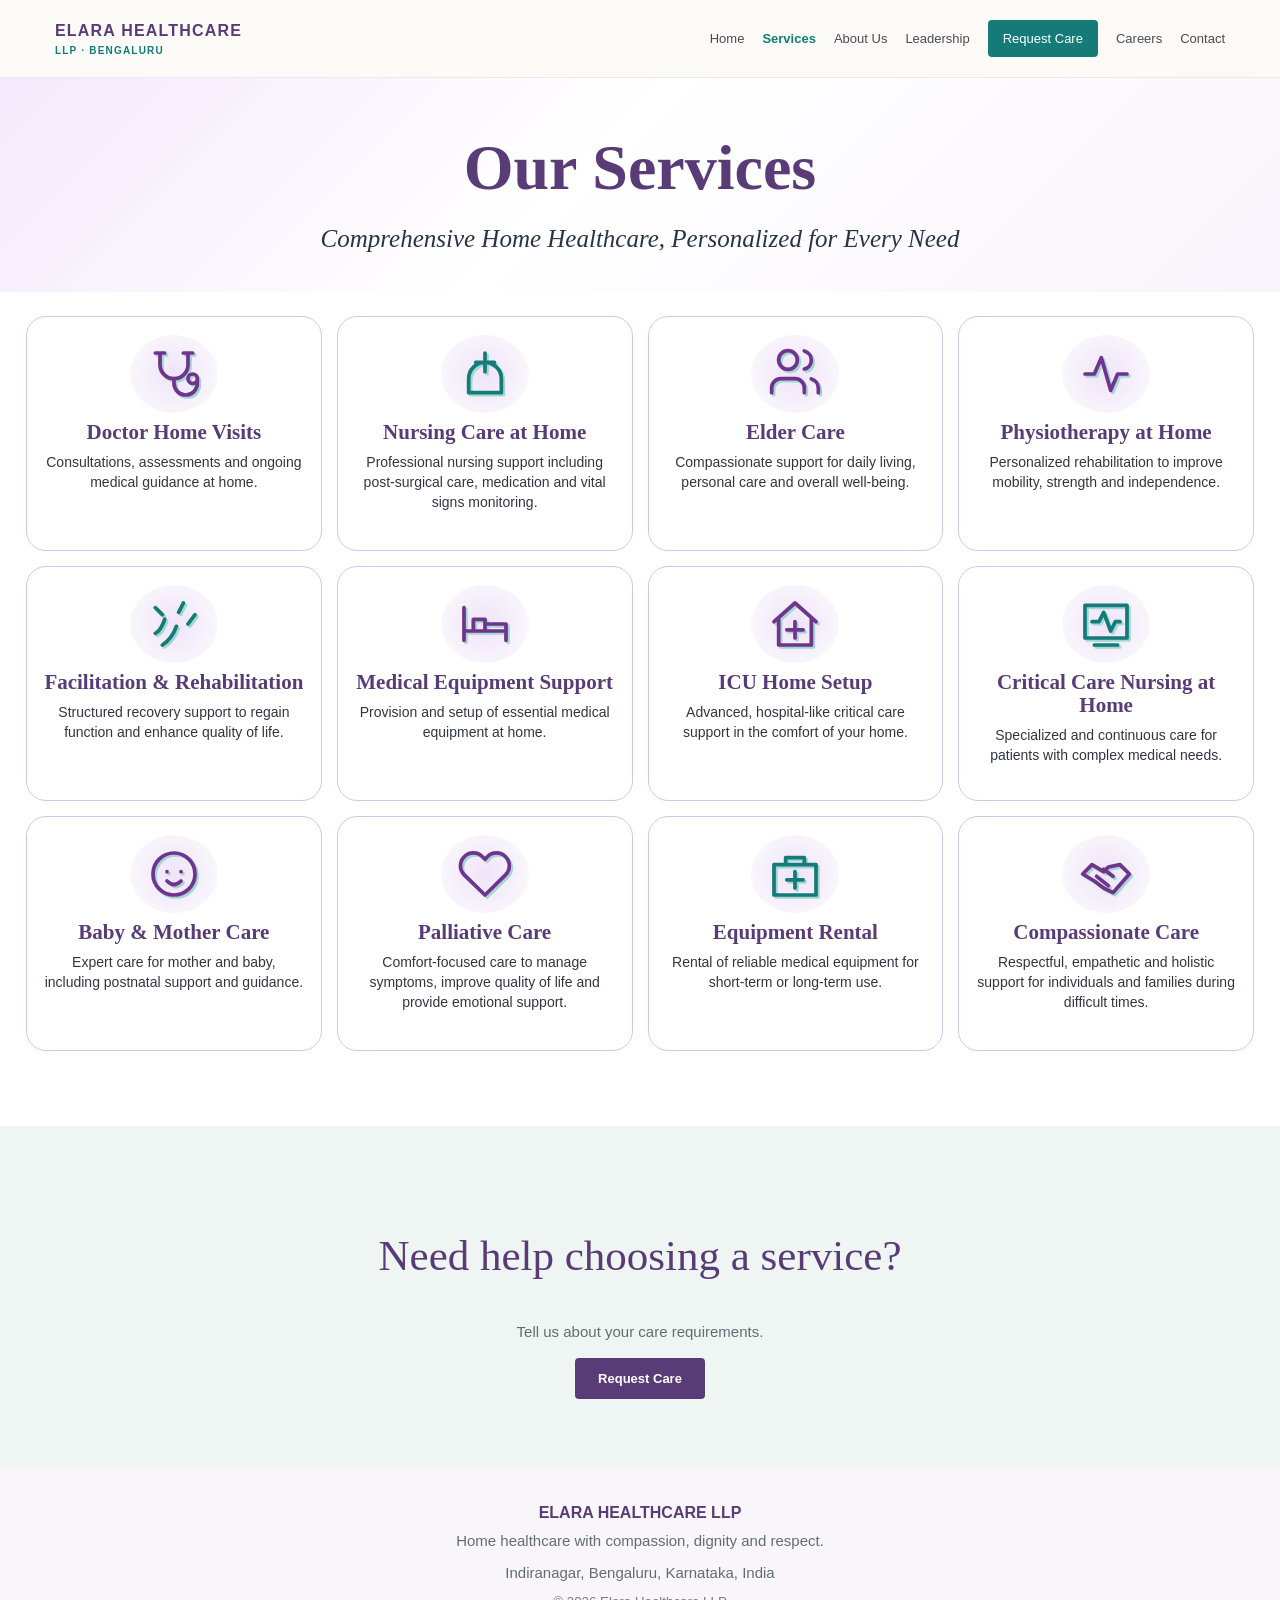
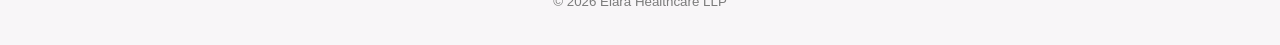
<file: Elara_Leadership_Services_Update/services.html>
<!doctype html><html lang="en"><head><meta charset="utf-8"><meta name="viewport" content="width=device-width,initial-scale=1"><title>Our Services | Elara Healthcare LLP</title><link rel="stylesheet" href="style.css"></head><body><header><nav class="nav"><a class="brand" href="index.html">ELARA HEALTHCARE<small>LLP · BENGALURU</small></a><div class="links"><a href="index.html">Home</a><a class="active" href="services.html">Services</a><a href="about.html">About Us</a><a href="leadership.html">Leadership</a><a class="action" href="request-care.html">Request Care</a><a href="careers.html">Careers</a><a href="contact.html">Contact</a></div></nav></header><main><section class="page-head service-head"><div class="wrap"><h1>Our Services</h1><p>Comprehensive Home Healthcare, Personalized for Every Need</p></div></section><section class="section services-section"><div class="wrap"><div class="service-grid"><article class="service-card"><div class="service-icon-bg"><svg class="service-icon" viewBox="0 0 24 24" fill="none" stroke="currentColor" stroke-width="1.6" stroke-linecap="round" stroke-linejoin="round" aria-hidden="true"><path d="M6 3v5a6 6 0 0 0 12 0V3 M4 3h4 M16 3h4 M12 14v2a5 5 0 0 0 10 0v-2 M20 12a2 2 0 1 0 0 4a2 2 0 0 0 0-4"/></svg></div><h3>Doctor Home Visits</h3><p>Consultations, assessments and ongoing medical guidance at home.</p></article><article class="service-card"><div class="service-icon-bg"><svg class="service-icon" viewBox="0 0 24 24" fill="none" stroke="currentColor" stroke-width="1.6" stroke-linecap="round" stroke-linejoin="round" aria-hidden="true"><path d="M12 3v8 M8 7h8 M5 14a7 7 0 0 1 14 0v6H5z"/></svg></div><h3>Nursing Care at Home</h3><p>Professional nursing support including post-surgical care, medication and vital signs monitoring.</p></article><article class="service-card"><div class="service-icon-bg"><svg class="service-icon" viewBox="0 0 24 24" fill="none" stroke="currentColor" stroke-width="1.6" stroke-linecap="round" stroke-linejoin="round" aria-hidden="true"><path d="M16 20v-2a4 4 0 0 0-4-4H6a4 4 0 0 0-4 4v2 M9 10a4 4 0 1 0 0-8a4 4 0 0 0 0 8 M22 20v-2a4 4 0 0 0-3-3.87 M16 2.13a4 4 0 0 1 0 7.75"/></svg></div><h3>Elder Care</h3><p>Compassionate support for daily living, personal care and overall well-being.</p></article><article class="service-card"><div class="service-icon-bg"><svg class="service-icon" viewBox="0 0 24 24" fill="none" stroke="currentColor" stroke-width="1.6" stroke-linecap="round" stroke-linejoin="round" aria-hidden="true"><path d="M3 12h4l3-7l4 14l3-7h4"/></svg></div><h3>Physiotherapy at Home</h3><p>Personalized rehabilitation to improve mobility, strength and independence.</p></article><article class="service-card"><div class="service-icon-bg"><svg class="service-icon" viewBox="0 0 24 24" fill="none" stroke="currentColor" stroke-width="1.6" stroke-linecap="round" stroke-linejoin="round" aria-hidden="true"><path d="M4 16c2-1 3-3 4-6 M7 21c3-2 5-5 6-8 M14 7l2-4 M18 12l3-4 M4 5l3 3"/></svg></div><h3>Facilitation &amp; Rehabilitation</h3><p>Structured recovery support to regain function and enhance quality of life.</p></article><article class="service-card"><div class="service-icon-bg"><svg class="service-icon" viewBox="0 0 24 24" fill="none" stroke="currentColor" stroke-width="1.6" stroke-linecap="round" stroke-linejoin="round" aria-hidden="true"><path d="M3 5v14 M3 15h18v4 M7 10h5v5 H7z M12 12h9v3h-9z"/></svg></div><h3>Medical Equipment Support</h3><p>Provision and setup of essential medical equipment at home.</p></article><article class="service-card"><div class="service-icon-bg"><svg class="service-icon" viewBox="0 0 24 24" fill="none" stroke="currentColor" stroke-width="1.6" stroke-linecap="round" stroke-linejoin="round" aria-hidden="true"><path d="M3 11l9-8l9 8 M5 10v11h14V10 M12 11v7 M8.5 14.5h7"/></svg></div><h3>ICU Home Setup</h3><p>Advanced, hospital-like critical care support in the comfort of your home.</p></article><article class="service-card"><div class="service-icon-bg"><svg class="service-icon" viewBox="0 0 24 24" fill="none" stroke="currentColor" stroke-width="1.6" stroke-linecap="round" stroke-linejoin="round" aria-hidden="true"><path d="M3 4h18v14H3z M7 21h10 M6 11h3l2-4l3 8l2-4h2"/></svg></div><h3>Critical Care Nursing at Home</h3><p>Specialized and continuous care for patients with complex medical needs.</p></article><article class="service-card"><div class="service-icon-bg"><svg class="service-icon" viewBox="0 0 24 24" fill="none" stroke="currentColor" stroke-width="1.6" stroke-linecap="round" stroke-linejoin="round" aria-hidden="true"><path d="M12 21c-5 0-9-4-9-9s4-9 9-9s9 4 9 9s-4 9-9 9 M9 11h.01 M15 11h.01 M9 15c2 2 4 2 6 0"/></svg></div><h3>Baby &amp; Mother Care</h3><p>Expert care for mother and baby, including postnatal support and guidance.</p></article><article class="service-card"><div class="service-icon-bg"><svg class="service-icon" viewBox="0 0 24 24" fill="none" stroke="currentColor" stroke-width="1.6" stroke-linecap="round" stroke-linejoin="round" aria-hidden="true"><path d="M20.8 4.6a5.5 5.5 0 0 0-7.8 0L12 5.7l-1.1-1.1a5.5 5.5 0 0 0-7.8 7.8L12 21l8.8-8.6a5.5 5.5 0 0 0 0-7.8"/></svg></div><h3>Palliative Care</h3><p>Comfort-focused care to manage symptoms, improve quality of life and provide emotional support.</p></article><article class="service-card"><div class="service-icon-bg"><svg class="service-icon" viewBox="0 0 24 24" fill="none" stroke="currentColor" stroke-width="1.6" stroke-linecap="round" stroke-linejoin="round" aria-hidden="true"><path d="M3 8h18v13H3z M8 8V5h8v3 M12 11v7 M8.5 14.5h7"/></svg></div><h3>Equipment Rental</h3><p>Rental of reliable medical equipment for short-term or long-term use.</p></article><article class="service-card"><div class="service-icon-bg"><svg class="service-icon" viewBox="0 0 24 24" fill="none" stroke="currentColor" stroke-width="1.6" stroke-linecap="round" stroke-linejoin="round" aria-hidden="true"><path d="M2 12l4-4l5 3l2-2l5-1l4 4l-7 8l-4-2l-4-3z M8 13l5 4 M11 10l4 3"/></svg></div><h3>Compassionate Care</h3><p>Respectful, empathetic and holistic support for individuals and families during difficult times.</p></article></div></div></section><section class="cta"><h2>Need help choosing a service?</h2><p>Tell us about your care requirements.</p><a class="button" href="request-care.html">Request Care</a></section></main><footer><div class="wrap"><strong>ELARA HEALTHCARE LLP</strong><p>Home healthcare with compassion, dignity and respect.</p><p>Indiranagar, Bengaluru, Karnataka, India</p><small>© 2026 Elara Healthcare LLP</small></div></footer></body></html>
</file>
<file: style.css>
*{box-sizing:border-box}html{scroll-behavior:smooth}body{margin:0;font-family:Arial,Helvetica,sans-serif;color:#303640;background:#fff}a{text-decoration:none}header{background:#fbfaf7;border-bottom:1px solid #ece6ee}.nav{max-width:1220px;margin:auto;display:flex;align-items:center;justify-content:space-between;gap:24px;padding:20px 25px}.brand{color:#593b77;font-weight:800;letter-spacing:1.2px;font-size:16px}.brand small{display:block;font-size:10px;color:#147b78;margin-top:5px}.links{display:flex;flex-wrap:wrap;gap:18px;align-items:center}.links a{font-size:13px;color:#4b4a54}.links a.active{color:#147b78;font-weight:bold}.links a.action{background:#147b78;color:white;padding:11px 15px;border-radius:4px}.wrap{max-width:1140px;margin:auto}.hero{background:#fbfaf7;display:grid;grid-template-columns:1fr 1fr;min-height:520px}.hero-copy{padding:70px max(28px,8%);display:flex;flex-direction:column;justify-content:center}.eyebrow{font-size:11px;font-weight:800;letter-spacing:2px;color:#147b78;text-transform:uppercase}h1,h2{font-family:Georgia,serif;font-weight:400;line-height:1.18;color:#593b77}h1{font-size:clamp(40px,4.7vw,64px);margin:20px 0}h2{font-size:clamp(30px,3.4vw,43px)}h3{color:#593b77}p{line-height:1.85;color:#626d73;font-size:15px}.hero-copy p{max-width:470px}.hero-image{min-height:420px}.hero-image img{width:100%;height:100%;min-height:420px;display:block;object-fit:cover}.buttons{display:flex;gap:12px;flex-wrap:wrap;margin-top:15px}.button{display:inline-block;background:#593b77;color:#fff;padding:13px 23px;border-radius:4px;font-size:13px;font-weight:700;margin-top:12px}.button.outline{background:transparent;border:1px solid #593b77;color:#593b77}.button.alt{background:#147b78}.values{padding:32px 24px}.grid{display:grid;grid-template-columns:repeat(3,1fr);gap:22px}.tile{border:1px solid #e8e3e8;background:white;padding:25px;border-radius:7px}.values .tile{border-left:3px solid #b99a62}.section{padding:75px 26px}.split{display:grid;grid-template-columns:1fr 1.1fr;gap:60px}.cta{background:#eff5f2;text-align:center;padding:70px 25px}.cta p{max-width:640px;margin:auto}.page-head{background:#fbfaf7;padding:65px 25px}.page-head h1{font-size:48px}.page-head p{max-width:730px}footer{background:#f8f6f8;padding:35px 25px;text-align:center;color:#593b77}footer p{margin:5px}footer small{color:#7b7b7b}@media(max-width:850px){.nav{flex-direction:column;align-items:flex-start}.links{gap:13px}.hero,.split{grid-template-columns:1fr}.hero-copy{padding:55px 26px}.hero-image,.hero-image img{min-height:290px}.grid{grid-template-columns:1fr}.section{padding:50px 25px}}
</file>
<file: Elara_Leadership_Services_Update/style.css>
*{box-sizing:border-box}html{scroll-behavior:smooth}body{margin:0;font-family:Arial,Helvetica,sans-serif;color:#303640;background:#fff}a{text-decoration:none}header{background:#fbfaf7;border-bottom:1px solid #ece6ee}.nav{max-width:1220px;margin:auto;display:flex;align-items:center;justify-content:space-between;gap:24px;padding:20px 25px}.brand{color:#593b77;font-weight:800;letter-spacing:1.2px;font-size:16px}.brand small{display:block;font-size:10px;color:#147b78;margin-top:5px}.links{display:flex;flex-wrap:wrap;gap:18px;align-items:center}.links a{font-size:13px;color:#4b4a54}.links a.active{color:#147b78;font-weight:bold}.links a.action{background:#147b78;color:white;padding:11px 15px;border-radius:4px}.wrap{max-width:1140px;margin:auto}.hero{background:#fbfaf7;display:grid;grid-template-columns:1fr 1fr;min-height:520px}.hero-copy{padding:70px max(28px,8%);display:flex;flex-direction:column;justify-content:center}.eyebrow{font-size:11px;font-weight:800;letter-spacing:2px;color:#147b78;text-transform:uppercase}h1,h2{font-family:Georgia,serif;font-weight:400;line-height:1.18;color:#593b77}h1{font-size:clamp(40px,4.7vw,64px);margin:20px 0}h2{font-size:clamp(30px,3.4vw,43px)}h3{color:#593b77}p{line-height:1.85;color:#626d73;font-size:15px}.hero-copy p{max-width:470px}.hero-image{min-height:420px}.hero-image img{width:100%;height:100%;min-height:420px;display:block;object-fit:cover}.buttons{display:flex;gap:12px;flex-wrap:wrap;margin-top:15px}.button{display:inline-block;background:#593b77;color:#fff;padding:13px 23px;border-radius:4px;font-size:13px;font-weight:700;margin-top:12px}.button.outline{background:transparent;border:1px solid #593b77;color:#593b77}.button.alt{background:#147b78}.values{padding:32px 24px}.grid{display:grid;grid-template-columns:repeat(3,1fr);gap:22px}.tile{border:1px solid #e8e3e8;background:white;padding:25px;border-radius:7px}.values .tile{border-left:3px solid #b99a62}.section{padding:75px 26px}.split{display:grid;grid-template-columns:1fr 1.1fr;gap:60px}.cta{background:#eff5f2;text-align:center;padding:70px 25px}.cta p{max-width:640px;margin:auto}.page-head{background:#fbfaf7;padding:65px 25px}.page-head h1{font-size:48px}.page-head p{max-width:730px}footer{background:#f8f6f8;padding:35px 25px;text-align:center;color:#593b77}footer p{margin:5px}footer small{color:#7b7b7b}@media(max-width:850px){.nav{flex-direction:column;align-items:flex-start}.links{gap:13px}.hero,.split{grid-template-columns:1fr}.hero-copy{padding:55px 26px}.hero-image,.hero-image img{min-height:290px}.grid{grid-template-columns:1fr}.section{padding:50px 25px}}
/* Services and leadership refresh */
.service-head{text-align:center;background:linear-gradient(135deg,#f3e9fb 0%,#fff 45%,#f8f4fb 100%);padding:52px 20px 30px}.service-head h1{font-weight:600;margin:0 0 10px;font-size:clamp(42px,5vw,66px)}.service-head p{font-family:Georgia,serif;font-size:clamp(18px,2vw,25px);font-style:italic;color:#273445;max-width:none;margin:0}.services-section{padding-top:24px}.services-section .wrap{max-width:1240px}.service-grid{display:grid;grid-template-columns:repeat(4,minmax(0,1fr));gap:15px}.service-card{text-align:center;border:1.5px solid #d9c4e9;border-radius:20px;padding:18px 16px 20px;min-height:235px;display:flex;flex-direction:column;align-items:center;background:#fff}.service-icon-bg{background:radial-gradient(circle,#f0e5f8 5%,#f9f6fc 75%);width:88px;height:78px;border-radius:50%;display:flex;align-items:center;justify-content:center;color:#70338e}.service-icon{width:56px;height:56px;filter:drop-shadow(2px 2px 0 #a3d7d1)}.service-card:nth-child(3n+2) .service-icon-bg{color:#147b78}.service-card h3{font-family:Georgia,serif;font-size:21px;line-height:1.1;margin:8px 0}.service-card p{font-size:14px;line-height:1.45;color:#303640;margin:0}.leadership-section h2{margin:0 0 22px}.people-grid{display:grid;grid-template-columns:repeat(3,minmax(0,1fr));gap:24px}.leader-profile{border:1px solid #e5d9eb;border-radius:15px;overflow:hidden;background:#fff;box-shadow:0 8px 22px #593b7710}.portrait{height:270px;background:#f4eff7;display:flex;align-items:center;justify-content:center}.portrait img{width:100%;height:100%;object-fit:cover;object-position:center 25%}.photo-fallback{color:#785d89;font-size:13px;padding:20px;text-align:center}.leader-copy{padding:22px}.leader-copy h3{font-family:Georgia,serif;font-size:22px;margin:0 0 7px}.leader-copy .role{color:#147b78;font-weight:700;margin:0 0 12px}.bio summary{cursor:pointer;display:inline-block;color:#593b77;font-weight:700;border:1px solid #d9c4e9;border-radius:6px;padding:9px 13px;font-size:13px}.bio[open] summary{margin-bottom:12px}.bio p{font-size:14px;line-height:1.65}.bio ul{padding-left:20px;color:#626d73;line-height:1.65;font-size:14px}.advisor-heading{margin-top:65px!important}.advisors-grid{margin-top:24px}@media(max-width:960px){.service-grid{grid-template-columns:repeat(2,minmax(0,1fr))}.people-grid{grid-template-columns:repeat(2,minmax(0,1fr))}}@media(max-width:600px){.service-grid,.people-grid{grid-template-columns:1fr}.service-card{min-height:0}.portrait{height:310px}}
</file>
